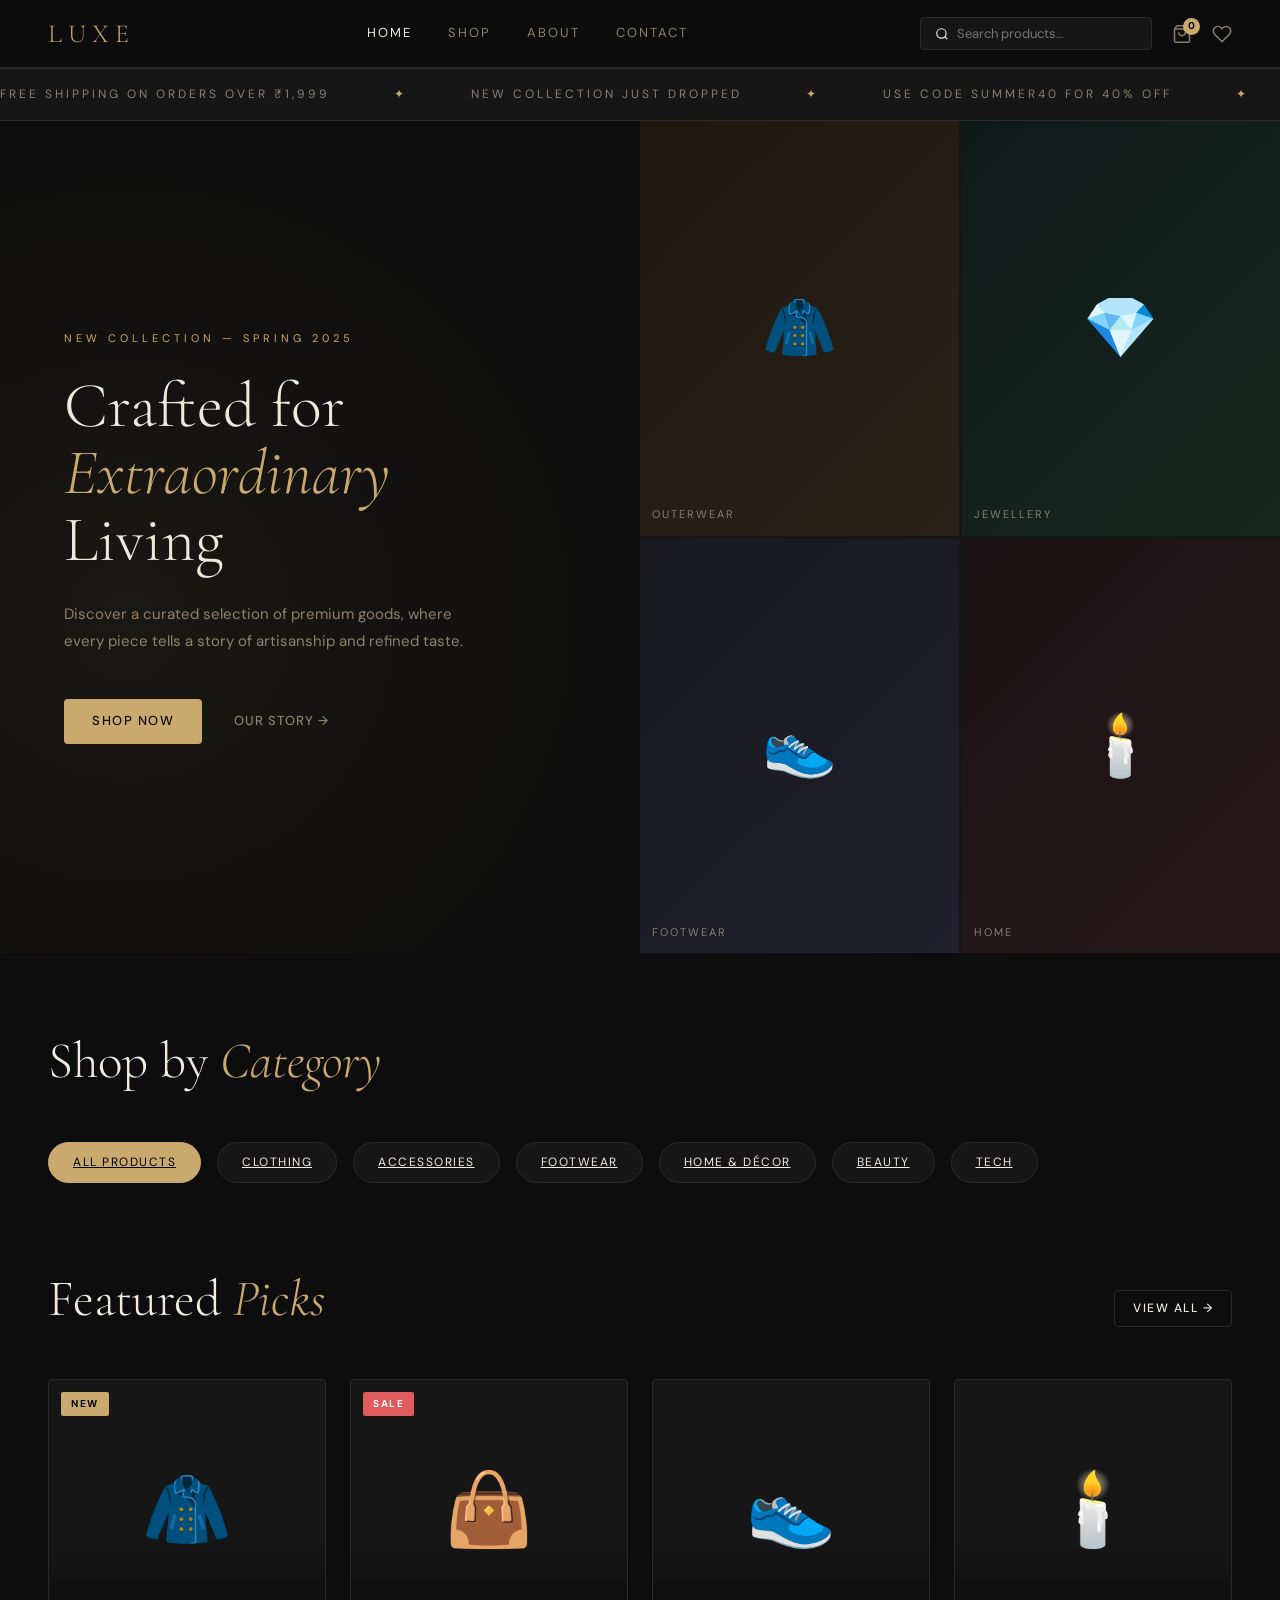
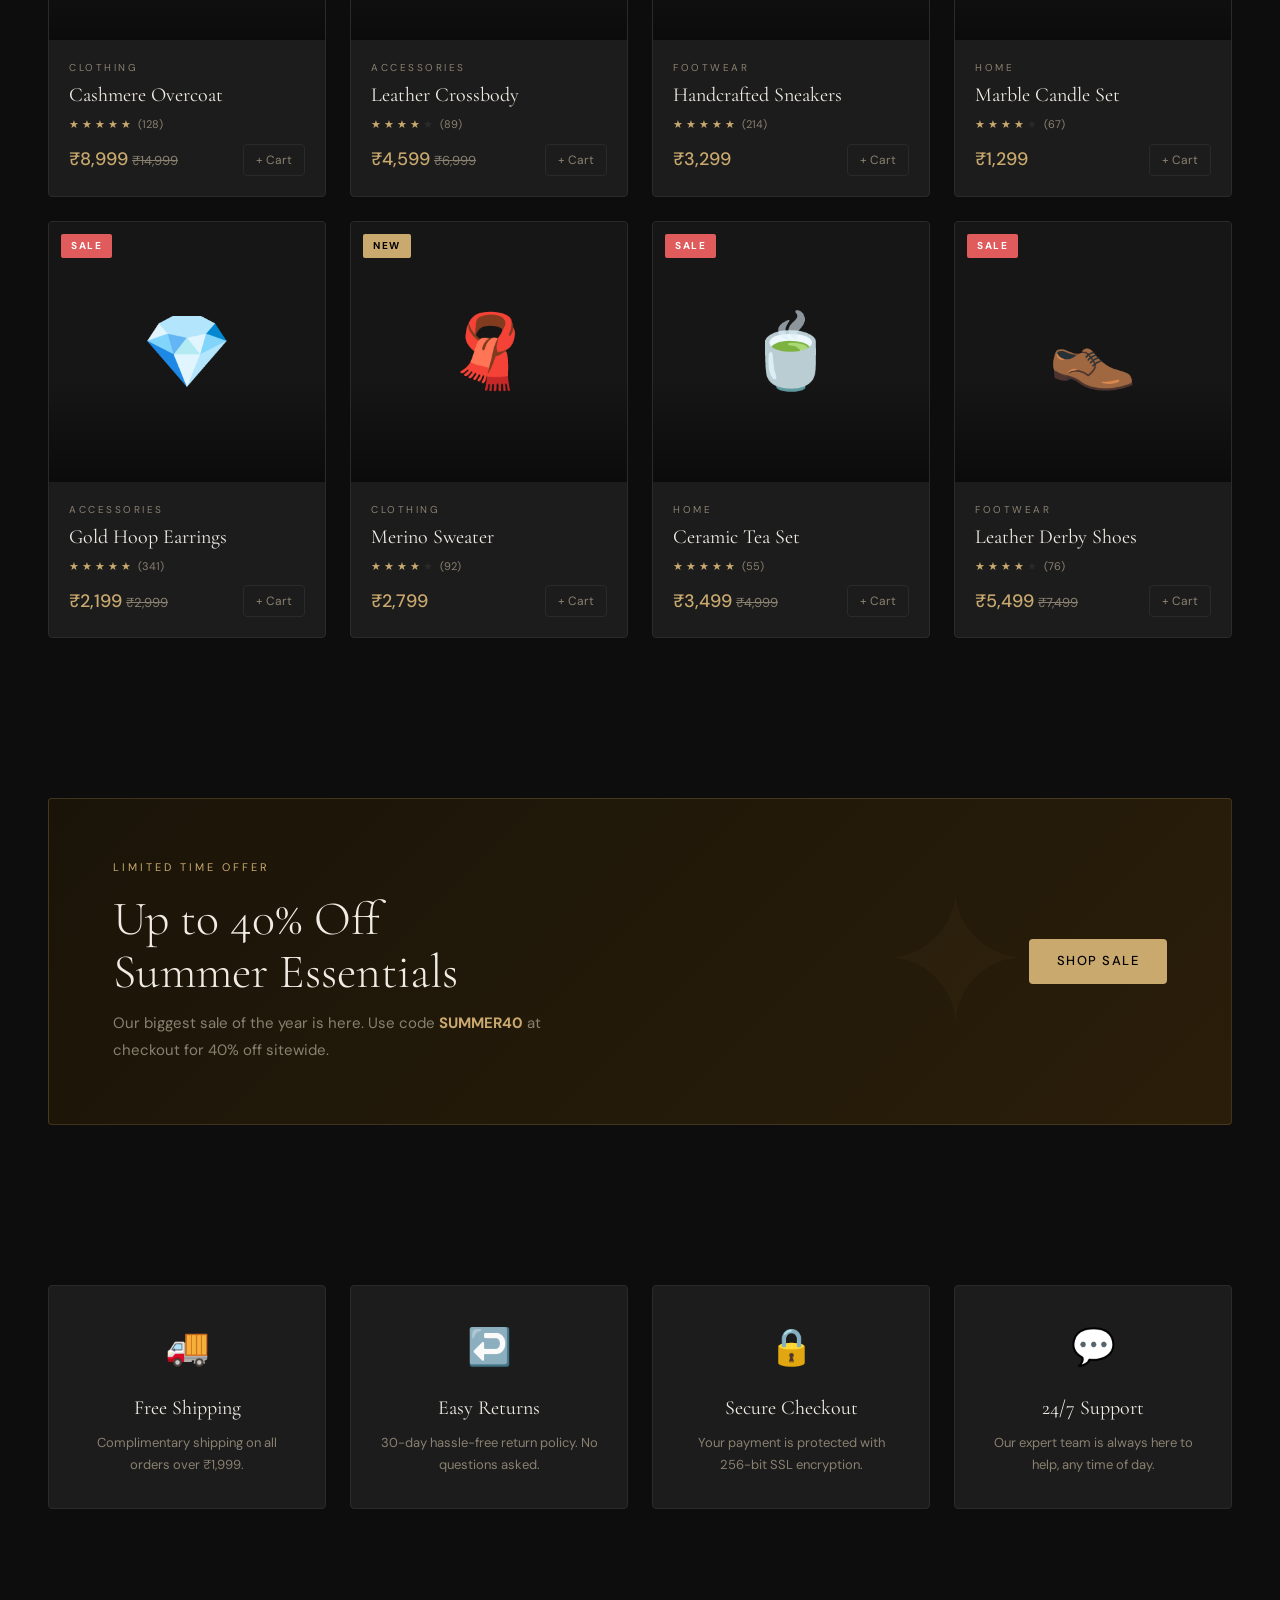
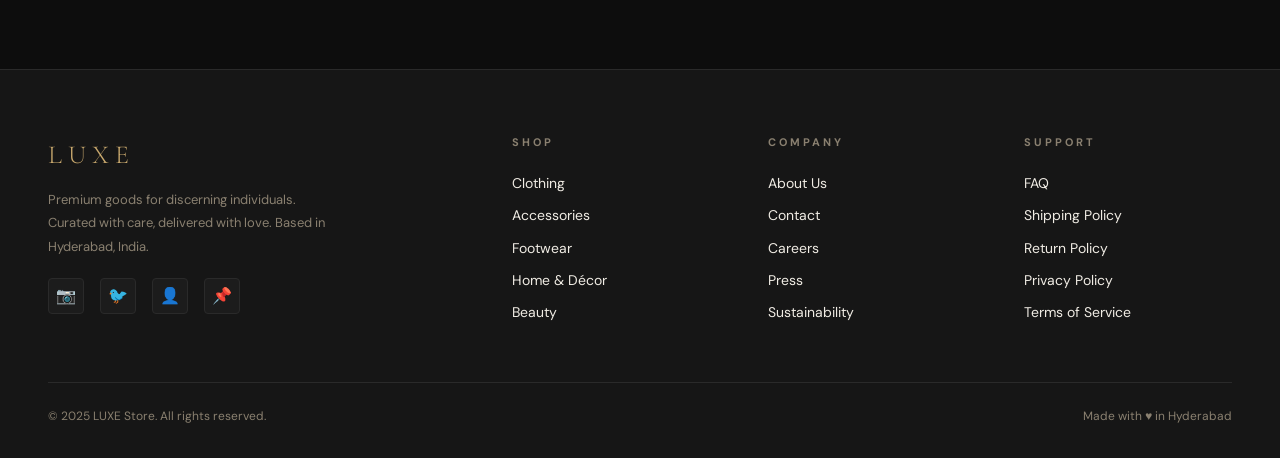
<file: index.html>
<!DOCTYPE html>
<html lang="en">
<head>
  <!-- Google Tag Manager -->
<script>(function(w,d,s,l,i){w[l]=w[l]||[];w[l].push({'gtm.start':
new Date().getTime(),event:'gtm.js'});var f=d.getElementsByTagName(s)[0],
j=d.createElement(s),dl=l!='dataLayer'?'&l='+l:'';j.async=true;j.src=
'https://www.googletagmanager.com/gtm.js?id='+i+dl;f.parentNode.insertBefore(j,f);
})(window,document,'script','dataLayer','GTM-54VDJV84');</script>
<!-- End Google Tag Manager -->
  <!-- Google tag (gtag.js) -->
<script async src="https://www.googletagmanager.com/gtag/js?id=G-DDGRXFZ569"></script>
<script>
  window.dataLayer = window.dataLayer || [];
  function gtag(){dataLayer.push(arguments);}
  gtag('js', new Date());

  gtag('config', 'G-DDGRXFZ569');
</script>
  <meta charset="UTF-8"/>
  <meta name="viewport" content="width=device-width, initial-scale=1.0"/>
  <title>LUXE — Premium Store</title>
  <link rel="stylesheet" href="shared.css"/>
  <style>
    /* ── HERO ── */
    .hero {
      height: calc(100vh - 68px);
      display: grid; grid-template-columns: 1fr 1fr; overflow: hidden;
    }
    .hero-content {
      display: flex; flex-direction: column; justify-content: center;
      padding: 80px 64px; position: relative;
    }
    .hero-content::before {
      content:''; position:absolute; inset:0;
      background: radial-gradient(ellipse at 20% 60%, rgba(201,169,110,0.07) 0%, transparent 70%);
      pointer-events:none;
    }
    .hero-eyebrow { font-size:11px; letter-spacing:4px; text-transform:uppercase; color:var(--accent); margin-bottom:24px; }
    .hero-title { font-family:var(--font-display); font-size:clamp(52px,5vw,82px); font-weight:300; line-height:1.05; margin-bottom:28px; }
    .hero-title em { font-style:italic; color:var(--accent); }
    .hero-subtitle { font-size:15px; color:var(--muted); max-width:400px; line-height:1.8; margin-bottom:44px; }
    .hero-actions { display:flex; gap:16px; align-items:center; }
    .hero-visual { position:relative; overflow:hidden; background:var(--surface); }
    .hero-visual-grid { display:grid; grid-template-columns:1fr 1fr; grid-template-rows:1fr 1fr; height:100%; gap:3px; }
    .hero-img {
      background:var(--card); display:flex; align-items:center; justify-content:center;
      font-size:60px; transition:transform 0.6s ease; position:relative; overflow:hidden;
    }
    .hero-img:hover { transform:scale(1.04); }
    .hero-img:nth-child(1) { background:linear-gradient(135deg,#1e1810,#2c2218); }
    .hero-img:nth-child(2) { background:linear-gradient(135deg,#0f1a18,#162820); }
    .hero-img:nth-child(3) { background:linear-gradient(135deg,#18181e,#20202e); }
    .hero-img:nth-child(4) { background:linear-gradient(135deg,#1a1214,#28181c); }
    .hero-img-label { position:absolute; bottom:12px; left:12px; font-size:11px; letter-spacing:2px; color:var(--muted); text-transform:uppercase; }

    section { padding: 80px 48px; }

    /* ── PROMO BANNER ── */
    .promo-banner {
      background:linear-gradient(135deg,#1a1408,#2a1e0a);
      border:1px solid rgba(201,169,110,0.2); border-radius:var(--radius);
      padding:60px 64px; display:grid; grid-template-columns:1fr auto;
      align-items:center; gap:40px; position:relative; overflow:hidden;
    }
    .promo-banner::before { content:'✦'; position:absolute; right:200px; top:50%; transform:translateY(-50%); font-size:180px; color:rgba(201,169,110,0.04); pointer-events:none; }
    .promo-tag { font-size:11px; letter-spacing:3px; color:var(--accent); text-transform:uppercase; margin-bottom:16px; }
    .promo-title { font-family:var(--font-display); font-size:48px; font-weight:300; line-height:1.1; margin-bottom:12px; }
    .promo-sub { color:var(--muted); max-width:440px; line-height:1.8; }

    /* ── FEATURES ── */
    .features-grid { display:grid; grid-template-columns:repeat(4,1fr); gap:24px; }
    .feature-card { padding:32px 28px; background:var(--card); border:1px solid var(--border); border-radius:var(--radius); text-align:center; transition:var(--transition); }
    .feature-card:hover { border-color:var(--accent); transform:translateY(-3px); }
    .feature-icon { font-size:36px; margin-bottom:16px; }
    .feature-title { font-family:var(--font-display); font-size:20px; font-weight:400; margin-bottom:8px; }
    .feature-desc { font-size:13px; color:var(--muted); line-height:1.7; }

    /* ── MARQUEE ── */
    .marquee-wrap { overflow:hidden; border-top:1px solid var(--border); border-bottom:1px solid var(--border); padding:16px 0; background:var(--surface); }
    .marquee-track { display:flex; gap:64px; animation:marquee 20s linear infinite; white-space:nowrap; }
    .marquee-track span { font-size:12px; letter-spacing:3px; text-transform:uppercase; color:var(--muted); }
    .marquee-track .dot { color:var(--accent); }
    @keyframes marquee { from{transform:translateX(0)} to{transform:translateX(-50%)} }

    @media(max-width:900px) {
      .hero { grid-template-columns:1fr; }
      .hero-visual { display:none; }
      .hero-content { padding:60px 24px; }
      section { padding:56px 24px; }
      .features-grid { grid-template-columns:repeat(2,1fr); }
      .promo-banner { grid-template-columns:1fr; padding:40px 28px; }
    }
  </style>
</head>
<body>
  <!-- Google Tag Manager (noscript) -->
<noscript><iframe src="https://www.googletagmanager.com/ns.html?id=GTM-54VDJV84"
height="0" width="0" style="display:none;visibility:hidden"></iframe></noscript>
<!-- End Google Tag Manager (noscript) -->

<div id="nav-root"></div>

<!-- MARQUEE -->
<div class="marquee-wrap">
  <div class="marquee-track">
    <span>Free Shipping on Orders Over ₹1,999</span><span class="dot">✦</span>
    <span>New Collection Just Dropped</span><span class="dot">✦</span>
    <span>Use Code SUMMER40 for 40% Off</span><span class="dot">✦</span>
    <span>Handcrafted with Love</span><span class="dot">✦</span>
    <span>30-Day Returns</span><span class="dot">✦</span>
    <span>Free Shipping on Orders Over ₹1,999</span><span class="dot">✦</span>
    <span>New Collection Just Dropped</span><span class="dot">✦</span>
    <span>Use Code SUMMER40 for 40% Off</span><span class="dot">✦</span>
    <span>Handcrafted with Love</span><span class="dot">✦</span>
    <span>30-Day Returns</span><span class="dot">✦</span>
  </div>
</div>

<!-- HERO -->
<div class="hero">
  <div class="hero-content">
    <div class="hero-eyebrow">New Collection — Spring 2025</div>
    <h1 class="hero-title">Crafted for<br/><em>Extraordinary</em><br/>Living</h1>
    <p class="hero-subtitle">Discover a curated selection of premium goods, where every piece tells a story of artisanship and refined taste.</p>
    <div class="hero-actions">
      <a class="btn btn-primary" href="shop.html">Shop Now</a>
      <a class="btn btn-ghost" href="about.html">Our Story →</a>
    </div>
  </div>
  <div class="hero-visual">
    <div class="hero-visual-grid">
      <div class="hero-img">🧥<span class="hero-img-label">Outerwear</span></div>
      <div class="hero-img">💎<span class="hero-img-label">Jewellery</span></div>
      <div class="hero-img">👟<span class="hero-img-label">Footwear</span></div>
      <div class="hero-img">🕯️<span class="hero-img-label">Home</span></div>
    </div>
  </div>
</div>

<!-- CATEGORIES -->
<section style="padding-bottom:0">
  <div class="section-header">
    <h2 class="section-title">Shop by <span>Category</span></h2>
  </div>
  <div class="categories-strip">
    <a class="category-chip active" href="shop.html">All Products</a>
    <a class="category-chip" href="shop.html?cat=clothing">Clothing</a>
    <a class="category-chip" href="shop.html?cat=accessories">Accessories</a>
    <a class="category-chip" href="shop.html?cat=footwear">Footwear</a>
    <a class="category-chip" href="shop.html?cat=home">Home & Décor</a>
    <a class="category-chip" href="shop.html?cat=beauty">Beauty</a>
    <a class="category-chip" href="shop.html?cat=tech">Tech</a>
  </div>
</section>

<!-- FEATURED PRODUCTS -->
<section>
  <div class="section-header">
    <h2 class="section-title">Featured <span>Picks</span></h2>
    <a class="btn btn-outline btn-sm" href="shop.html">View All →</a>
  </div>
  <div class="products-grid" id="featuredGrid"></div>
</section>

<!-- PROMO BANNER -->
<section>
  <div class="promo-banner">
    <div>
      <div class="promo-tag">Limited Time Offer</div>
      <h2 class="promo-title">Up to 40% Off<br/>Summer Essentials</h2>
      <p class="promo-sub">Our biggest sale of the year is here. Use code <strong style="color:var(--accent)">SUMMER40</strong> at checkout for 40% off sitewide.</p>
    </div>
    <a class="btn btn-primary" href="shop.html">Shop Sale</a>
  </div>
</section>

<!-- FEATURES -->
<section>
  <div class="features-grid">
    <div class="feature-card"><div class="feature-icon">🚚</div><div class="feature-title">Free Shipping</div><div class="feature-desc">Complimentary shipping on all orders over ₹1,999.</div></div>
    <div class="feature-card"><div class="feature-icon">↩️</div><div class="feature-title">Easy Returns</div><div class="feature-desc">30-day hassle-free return policy. No questions asked.</div></div>
    <div class="feature-card"><div class="feature-icon">🔒</div><div class="feature-title">Secure Checkout</div><div class="feature-desc">Your payment is protected with 256-bit SSL encryption.</div></div>
    <div class="feature-card"><div class="feature-icon">💬</div><div class="feature-title">24/7 Support</div><div class="feature-desc">Our expert team is always here to help, any time of day.</div></div>
  </div>
</section>

<div id="footer-root"></div>
<div class="toast" id="toast"><span id="toastMsg">Done!</span></div>

<script src="shared.js"></script>
<script>
  document.getElementById('nav-root').innerHTML = renderNav('home');
  document.getElementById('footer-root').innerHTML = renderFooter();
  document.getElementById('featuredGrid').innerHTML = PRODUCTS.slice(0,8).map(productCardHTML).join('');
</script>
</body>
</html>
</file>
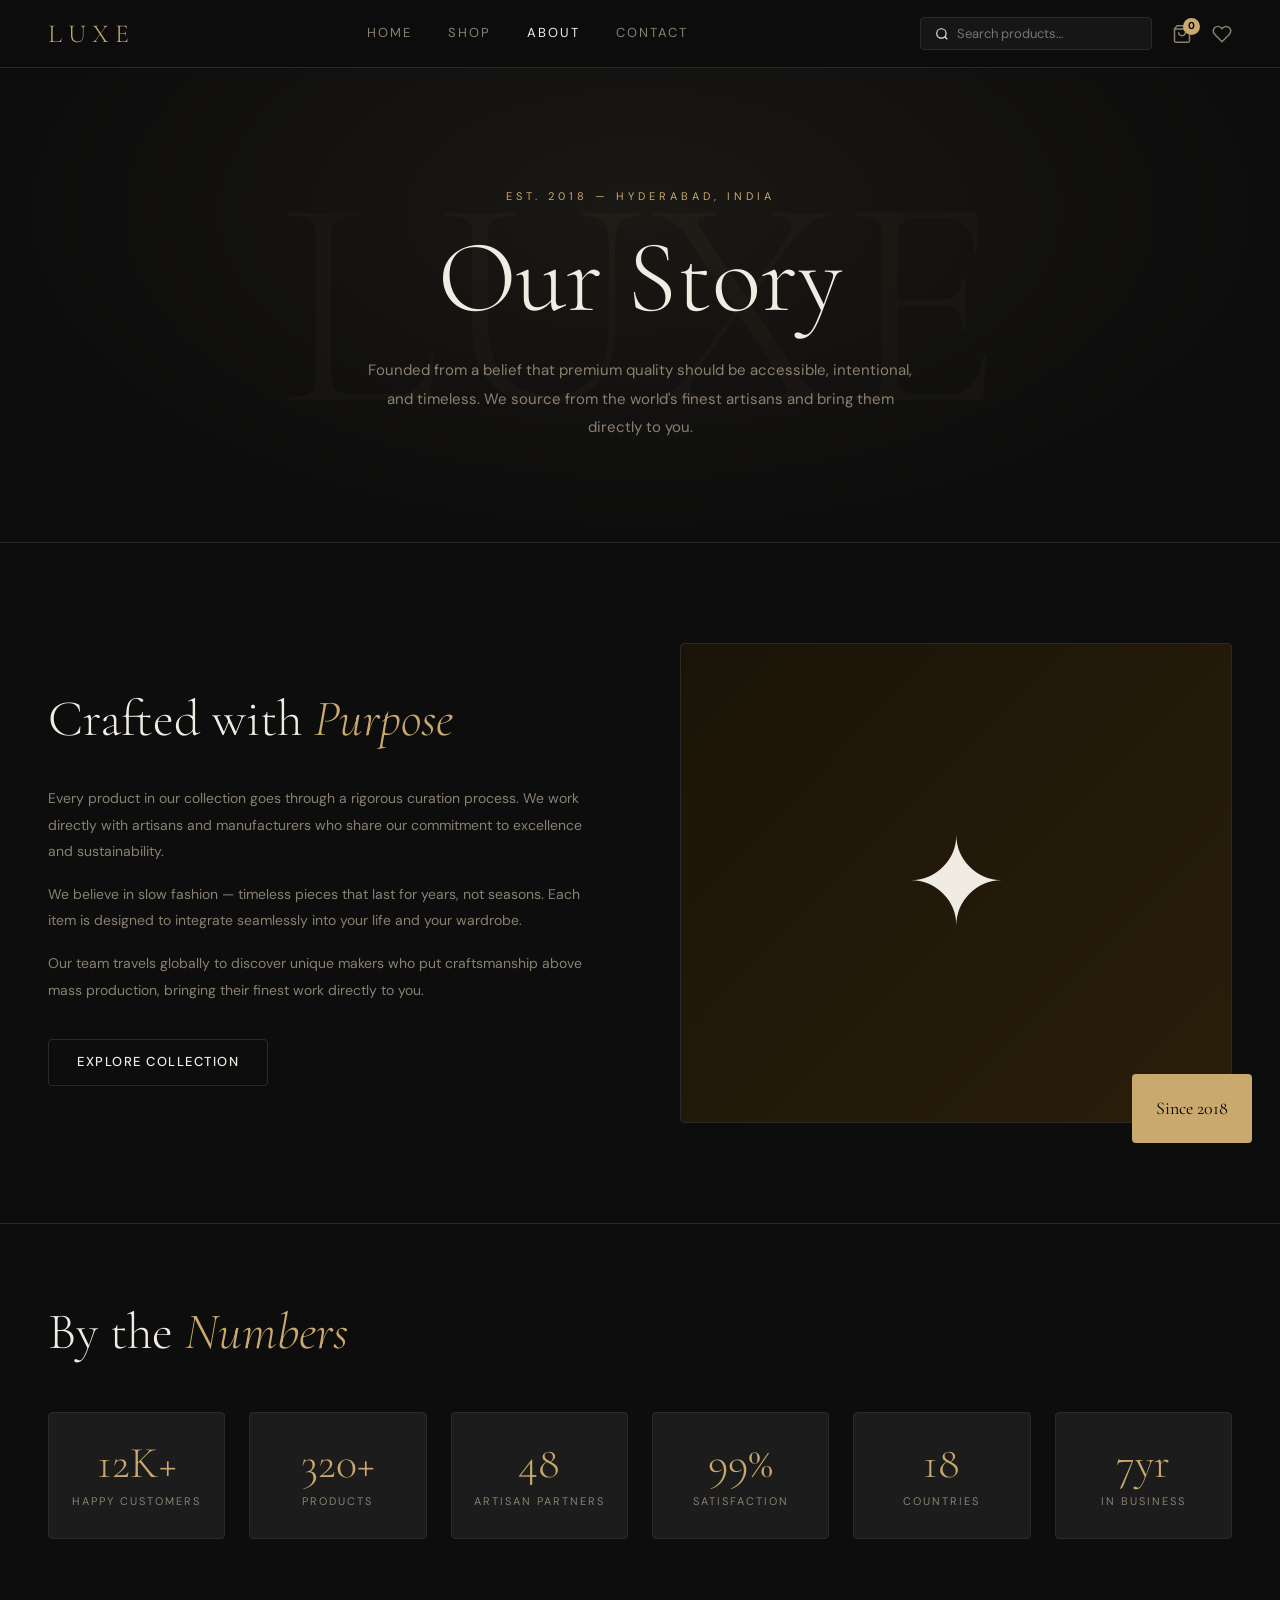
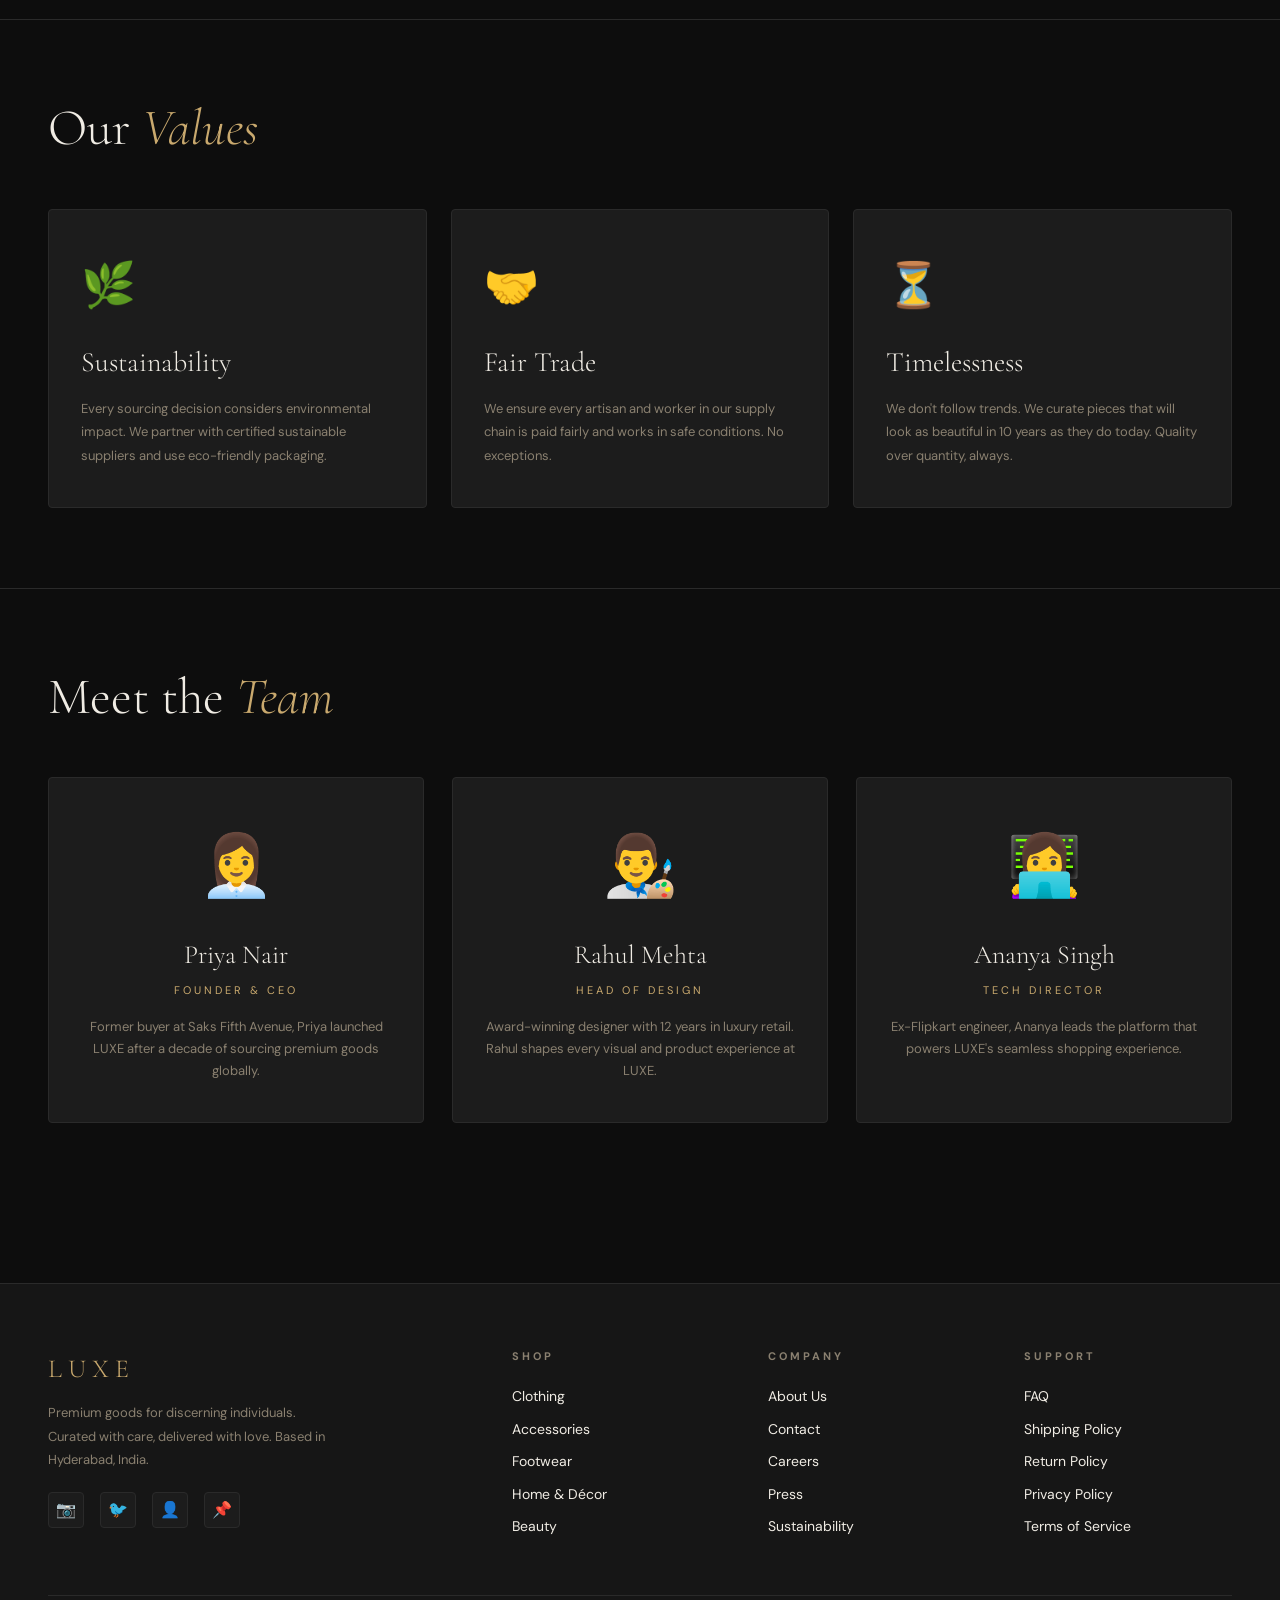
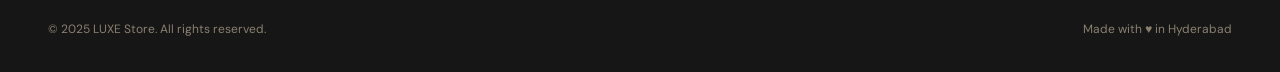
<file: about.html>
<!DOCTYPE html>
<html lang="en">
<head>
  <!-- Google Tag Manager -->
<script>(function(w,d,s,l,i){w[l]=w[l]||[];w[l].push({'gtm.start':
new Date().getTime(),event:'gtm.js'});var f=d.getElementsByTagName(s)[0],
j=d.createElement(s),dl=l!='dataLayer'?'&l='+l:'';j.async=true;j.src=
'https://www.googletagmanager.com/gtm.js?id='+i+dl;f.parentNode.insertBefore(j,f);
})(window,document,'script','dataLayer','GTM-54VDJV84');</script>
<!-- End Google Tag Manager -->
  <!-- Google tag (gtag.js) -->
<script async src="https://www.googletagmanager.com/gtag/js?id=G-DDGRXFZ569"></script>
<script>
  window.dataLayer = window.dataLayer || [];
  function gtag(){dataLayer.push(arguments);}
  gtag('js', new Date());

  gtag('config', 'G-DDGRXFZ569');
</script>
  <meta charset="UTF-8"/>
  <meta name="viewport" content="width=device-width, initial-scale=1.0"/>
  <title>About — LUXE</title>
  <link rel="stylesheet" href="shared.css"/>
  <style>
    .about-hero {
      padding: 120px 48px 100px; text-align:center;
      background: radial-gradient(ellipse at 50% 30%, rgba(201,169,110,0.07) 0%, transparent 70%);
      border-bottom: 1px solid var(--border); position:relative; overflow:hidden;
    }
    .about-hero::before { content:'LUXE'; position:absolute; font-family:var(--font-display); font-size:300px; font-weight:300; color:rgba(201,169,110,0.03); top:50%; left:50%; transform:translate(-50%,-50%); pointer-events:none; white-space:nowrap; }
    .hero-eyebrow { font-size:11px; letter-spacing:4px; color:var(--accent); text-transform:uppercase; margin-bottom:20px; }
    .about-title { font-family:var(--font-display); font-size:clamp(48px,8vw,110px); font-weight:300; margin-bottom:28px; line-height:1; }
    .about-sub { color:var(--muted); max-width:560px; margin:0 auto; line-height:1.9; font-size:15px; }

    .about-grid { display:grid; grid-template-columns:1fr 1fr; gap:80px; padding:100px 48px; align-items:center; border-bottom:1px solid var(--border); }
    .about-text h2 { font-family:var(--font-display); font-size:clamp(32px,4vw,52px); font-weight:300; margin-bottom:24px; }
    .about-text h2 em { font-style:italic; color:var(--accent); }
    .about-text p { color:var(--muted); line-height:1.9; margin-bottom:16px; font-size:14px; }
    .about-img-block { position:relative; }
    .about-visual {
      height:480px; background:var(--card); border:1px solid var(--border); border-radius:var(--radius);
      display:flex; align-items:center; justify-content:center; font-size:120px;
      background:linear-gradient(135deg, #1a1408, #2a1e0a);
    }
    .about-visual-tag { position:absolute; bottom:-20px; right:-20px; background:var(--accent); color:#000; padding:20px 24px; border-radius:var(--radius); font-family:var(--font-display); font-size:18px; font-weight:400; }

    .stats-section { padding:80px 48px; border-bottom:1px solid var(--border); }
    .stats-grid { display:grid; grid-template-columns:repeat(6,1fr); gap:24px; }
    .stat-card { padding:28px 20px; background:var(--card); border:1px solid var(--border); border-radius:var(--radius); text-align:center; transition:var(--transition); }
    .stat-card:hover { border-color:var(--accent); transform:translateY(-3px); }
    .stat-number { font-family:var(--font-display); font-size:44px; font-weight:300; color:var(--accent); line-height:1; }
    .stat-label { font-size:11px; letter-spacing:2px; color:var(--muted); text-transform:uppercase; margin-top:8px; }

    .values-section { padding:80px 48px; border-bottom:1px solid var(--border); }
    .values-grid { display:grid; grid-template-columns:repeat(3,1fr); gap:24px; }
    .value-card { padding:40px 32px; background:var(--card); border:1px solid var(--border); border-radius:var(--radius); transition:var(--transition); }
    .value-card:hover { border-color:var(--accent); }
    .value-icon { font-size:44px; margin-bottom:20px; }
    .value-title { font-family:var(--font-display); font-size:28px; font-weight:300; margin-bottom:12px; }
    .value-desc { color:var(--muted); line-height:1.8; font-size:13px; }

    .team-section { padding:80px 48px; }
    .team-grid { display:grid; grid-template-columns:repeat(3,1fr); gap:28px; }
    .team-card { background:var(--card); border:1px solid var(--border); border-radius:var(--radius); padding:40px 28px; text-align:center; transition:var(--transition); }
    .team-card:hover { border-color:var(--accent); transform:translateY(-4px); }
    .team-avatar { font-size:60px; margin-bottom:20px; }
    .team-name { font-family:var(--font-display); font-size:26px; font-weight:300; margin-bottom:6px; }
    .team-role { font-size:11px; letter-spacing:3px; color:var(--accent); text-transform:uppercase; margin-bottom:16px; }
    .team-bio { font-size:13px; color:var(--muted); line-height:1.7; }

    @media(max-width:900px) {
      .about-hero { padding:80px 24px; }
      .about-grid { grid-template-columns:1fr; padding:60px 24px; gap:40px; }
      .stats-section, .values-section, .team-section { padding:56px 24px; }
      .stats-grid { grid-template-columns:repeat(3,1fr); }
      .values-grid, .team-grid { grid-template-columns:1fr; }
    }
  </style>
</head>
<body>
  <!-- Google Tag Manager (noscript) -->
<noscript><iframe src="https://www.googletagmanager.com/ns.html?id=GTM-54VDJV84"
height="0" width="0" style="display:none;visibility:hidden"></iframe></noscript>
<!-- End Google Tag Manager (noscript) -->

<div id="nav-root"></div>

<!-- HERO -->
<div class="about-hero">
  <div class="hero-eyebrow">Est. 2018 — Hyderabad, India</div>
  <h1 class="about-title">Our Story</h1>
  <p class="about-sub">Founded from a belief that premium quality should be accessible, intentional, and timeless. We source from the world's finest artisans and bring them directly to you.</p>
</div>

<!-- STORY -->
<div class="about-grid">
  <div class="about-text">
    <h2>Crafted with <em>Purpose</em></h2>
    <p>Every product in our collection goes through a rigorous curation process. We work directly with artisans and manufacturers who share our commitment to excellence and sustainability.</p>
    <p>We believe in slow fashion — timeless pieces that last for years, not seasons. Each item is designed to integrate seamlessly into your life and your wardrobe.</p>
    <p>Our team travels globally to discover unique makers who put craftsmanship above mass production, bringing their finest work directly to you.</p>
    <a class="btn btn-outline" href="shop.html" style="margin-top:20px">Explore Collection</a>
  </div>
  <div class="about-img-block">
    <div class="about-visual">✦</div>
    <div class="about-visual-tag">Since 2018</div>
  </div>
</div>

<!-- STATS -->
<div class="stats-section">
  <div class="section-header">
    <h2 class="section-title">By the <span>Numbers</span></h2>
  </div>
  <div class="stats-grid">
    <div class="stat-card"><div class="stat-number">12K+</div><div class="stat-label">Happy Customers</div></div>
    <div class="stat-card"><div class="stat-number">320+</div><div class="stat-label">Products</div></div>
    <div class="stat-card"><div class="stat-number">48</div><div class="stat-label">Artisan Partners</div></div>
    <div class="stat-card"><div class="stat-number">99%</div><div class="stat-label">Satisfaction</div></div>
    <div class="stat-card"><div class="stat-number">18</div><div class="stat-label">Countries</div></div>
    <div class="stat-card"><div class="stat-number">7yr</div><div class="stat-label">In Business</div></div>
  </div>
</div>

<!-- VALUES -->
<div class="values-section">
  <div class="section-header"><h2 class="section-title">Our <span>Values</span></h2></div>
  <div class="values-grid">
    <div class="value-card">
      <div class="value-icon">🌿</div>
      <div class="value-title">Sustainability</div>
      <div class="value-desc">Every sourcing decision considers environmental impact. We partner with certified sustainable suppliers and use eco-friendly packaging.</div>
    </div>
    <div class="value-card">
      <div class="value-icon">🤝</div>
      <div class="value-title">Fair Trade</div>
      <div class="value-desc">We ensure every artisan and worker in our supply chain is paid fairly and works in safe conditions. No exceptions.</div>
    </div>
    <div class="value-card">
      <div class="value-icon">⏳</div>
      <div class="value-title">Timelessness</div>
      <div class="value-desc">We don't follow trends. We curate pieces that will look as beautiful in 10 years as they do today. Quality over quantity, always.</div>
    </div>
  </div>
</div>

<!-- TEAM -->
<div class="team-section">
  <div class="section-header"><h2 class="section-title">Meet the <span>Team</span></h2></div>
  <div class="team-grid">
    <div class="team-card">
      <div class="team-avatar">👩‍💼</div>
      <div class="team-name">Priya Nair</div>
      <div class="team-role">Founder & CEO</div>
      <div class="team-bio">Former buyer at Saks Fifth Avenue, Priya launched LUXE after a decade of sourcing premium goods globally.</div>
    </div>
    <div class="team-card">
      <div class="team-avatar">👨‍🎨</div>
      <div class="team-name">Rahul Mehta</div>
      <div class="team-role">Head of Design</div>
      <div class="team-bio">Award-winning designer with 12 years in luxury retail. Rahul shapes every visual and product experience at LUXE.</div>
    </div>
    <div class="team-card">
      <div class="team-avatar">👩‍💻</div>
      <div class="team-name">Ananya Singh</div>
      <div class="team-role">Tech Director</div>
      <div class="team-bio">Ex-Flipkart engineer, Ananya leads the platform that powers LUXE's seamless shopping experience.</div>
    </div>
  </div>
</div>

<div id="footer-root"></div>
<div class="toast" id="toast"><span id="toastMsg">Done!</span></div>

<script src="shared.js"></script>
<script>
  document.getElementById('nav-root').innerHTML = renderNav('about');
  document.getElementById('footer-root').innerHTML = renderFooter();
</script>
</body>
</html>
</file>
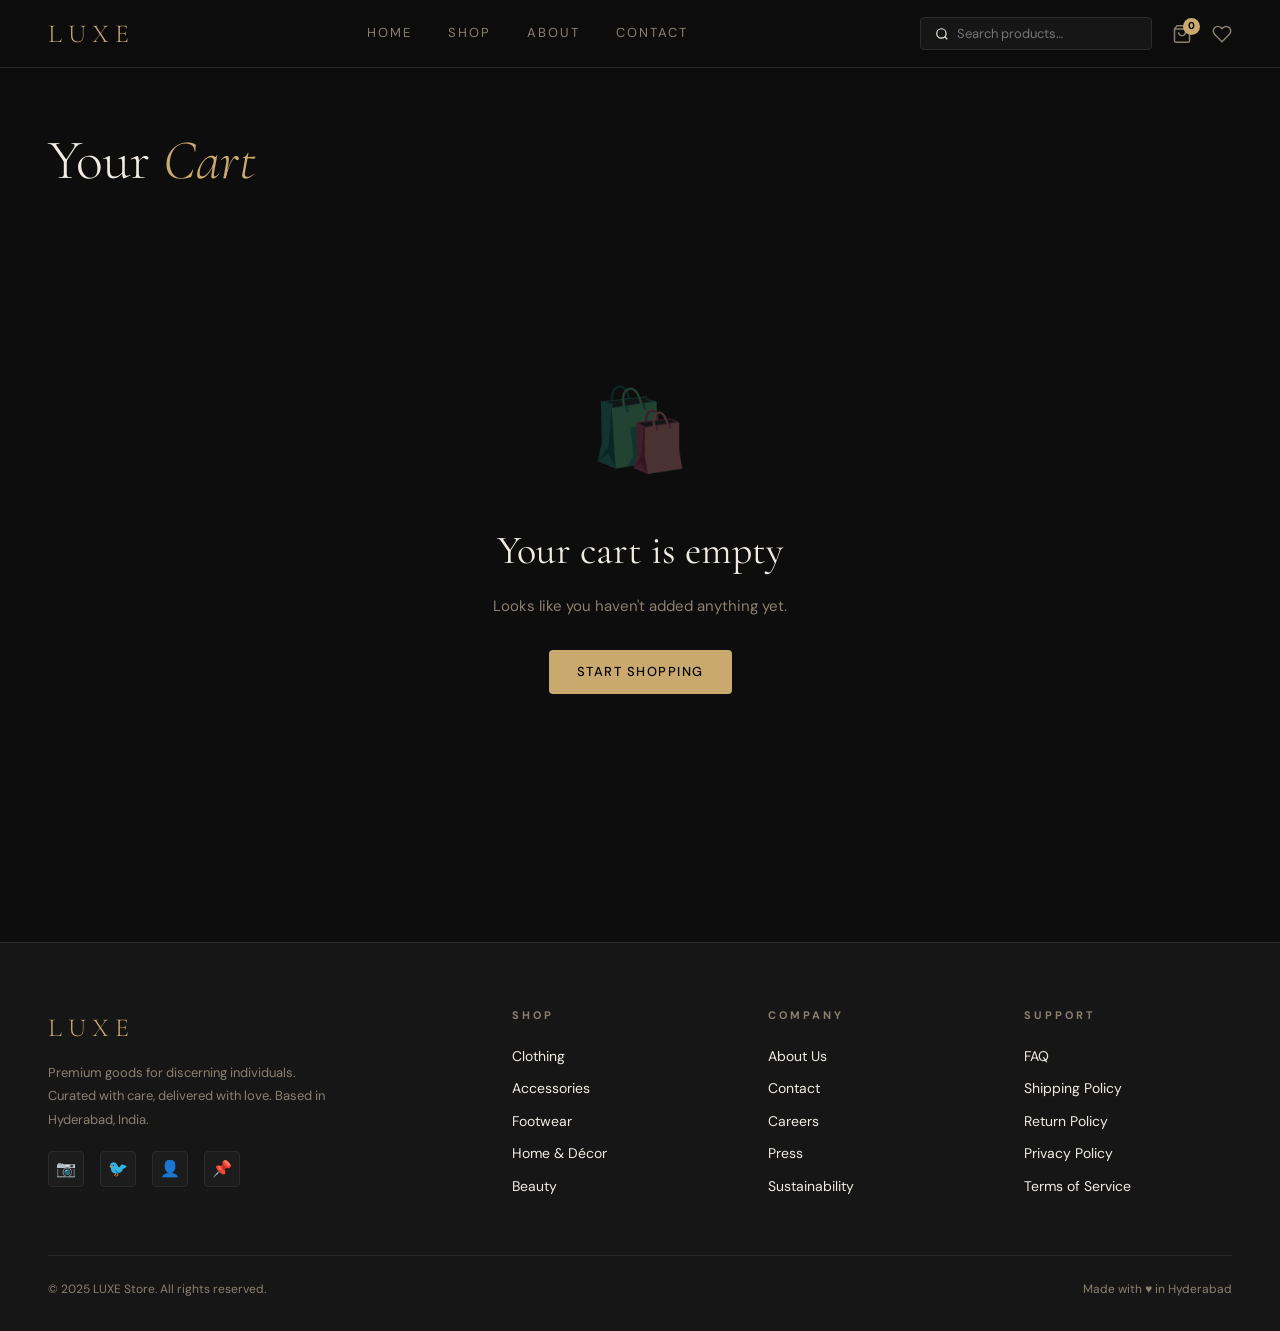
<file: cart.html>
<!DOCTYPE html>
<html lang="en">
<head>
  <!-- Google Tag Manager -->
<script>(function(w,d,s,l,i){w[l]=w[l]||[];w[l].push({'gtm.start':
new Date().getTime(),event:'gtm.js'});var f=d.getElementsByTagName(s)[0],
j=d.createElement(s),dl=l!='dataLayer'?'&l='+l:'';j.async=true;j.src=
'https://www.googletagmanager.com/gtm.js?id='+i+dl;f.parentNode.insertBefore(j,f);
})(window,document,'script','dataLayer','GTM-54VDJV84');</script>
<!-- End Google Tag Manager -->
  <!-- Google tag (gtag.js) -->
<script async src="https://www.googletagmanager.com/gtag/js?id=G-DDGRXFZ569"></script>
<script>
  window.dataLayer = window.dataLayer || [];
  function gtag(){dataLayer.push(arguments);}
  gtag('js', new Date());

  gtag('config', 'G-DDGRXFZ569');
</script>
  <meta charset="UTF-8"/>
  <meta name="viewport" content="width=device-width, initial-scale=1.0"/>
  <title>Cart — LUXE</title>
  <link rel="stylesheet" href="shared.css"/>
  <style>
    .cart-page { padding: 48px; }
    .cart-title { font-family:var(--font-display); font-size:clamp(36px,5vw,56px); font-weight:300; margin-bottom:40px; }
    .cart-title em { font-style:italic; color:var(--accent); }

    .cart-layout { display:grid; grid-template-columns:1fr 360px; gap:40px; align-items:start; }
    .cart-items { display:flex; flex-direction:column; gap:16px; }
    .cart-item {
      display:grid; grid-template-columns:90px 1fr auto;
      gap:20px; align-items:center;
      background:var(--card); border:1px solid var(--border);
      border-radius:var(--radius); padding:20px; transition:var(--transition);
    }
    .cart-item:hover { border-color:rgba(201,169,110,0.3); }
    .cart-item-img { width:90px; height:90px; background:var(--surface); border-radius:var(--radius); display:flex; align-items:center; justify-content:center; font-size:38px; }
    .cart-item-name { font-family:var(--font-display); font-size:20px; margin-bottom:4px; }
    .cart-item-variant { font-size:12px; color:var(--muted); letter-spacing:1px; margin-bottom:6px; }
    .cart-item-price { font-size:18px; color:var(--accent); font-weight:500; }
    .cart-item-controls { display:flex; align-items:center; gap:14px; margin-top:12px; flex-wrap:wrap; }
    .qty-ctrl { display:flex; align-items:center; border:1px solid var(--border); border-radius:var(--radius); overflow:hidden; }
    .qty-btn { background:var(--surface); border:none; color:var(--text); width:36px; height:36px; font-size:16px; cursor:pointer; transition:var(--transition); font-family:var(--font-body); }
    .qty-btn:hover { background:var(--accent); color:#000; }
    .qty-val { width:44px; height:36px; background:var(--card); border:none; border-left:1px solid var(--border); border-right:1px solid var(--border); color:var(--text); font-family:var(--font-body); font-size:14px; text-align:center; outline:none; }
    .cart-remove { background:none; border:none; color:var(--danger); cursor:pointer; font-size:12px; letter-spacing:1px; text-transform:uppercase; padding:0; transition:var(--transition); font-family:var(--font-body); }
    .cart-remove:hover { opacity:0.7; }
    .item-subtotal { font-size:13px; color:var(--muted); white-space:nowrap; }

    .cart-summary { background:var(--card); border:1px solid var(--border); border-radius:var(--radius); padding:32px; position:sticky; top:88px; }
    .summary-title { font-family:var(--font-display); font-size:26px; font-weight:400; margin-bottom:28px; }
    .coupon-row { display:flex; gap:10px; margin-bottom:20px; }
    .coupon-input { flex:1; background:var(--surface); border:1px solid var(--border); border-radius:var(--radius); padding:10px 14px; color:var(--text); font-family:var(--font-body); font-size:13px; outline:none; transition:var(--transition); }
    .coupon-input:focus { border-color:var(--accent); }
    .summary-row { display:flex; justify-content:space-between; padding:10px 0; font-size:14px; border-bottom:1px solid var(--border); }
    .summary-row:last-of-type { border-bottom:none; }
    .summary-row.total { font-size:18px; font-weight:500; padding-top:20px; margin-top:8px; border-top:1px solid var(--border); border-bottom:none; }
    .summary-row.total .val { color:var(--accent); font-size:22px; }
    .summary-row .free { color:var(--success); }

    .empty-cart { text-align:center; padding:120px 40px; }
    .empty-icon { font-size:80px; margin-bottom:24px; opacity:0.25; }
    .empty-title { font-family:var(--font-display); font-size:40px; margin-bottom:12px; }
    .empty-sub { color:var(--muted); margin-bottom:32px; }

    @media(max-width:900px) {
      .cart-page { padding:24px; }
      .cart-layout { grid-template-columns:1fr; }
      .cart-summary { position:static; }
      .cart-item { grid-template-columns:70px 1fr; }
    }
  </style>
</head>
<body>
  <!-- Google Tag Manager (noscript) -->
<noscript><iframe src="https://www.googletagmanager.com/ns.html?id=GTM-54VDJV84"
height="0" width="0" style="display:none;visibility:hidden"></iframe></noscript>
<!-- End Google Tag Manager (noscript) -->

<div id="nav-root"></div>

<div class="cart-page">
  <h1 class="cart-title">Your <em>Cart</em></h1>
  <div id="cartRoot"></div>
</div>

<div id="footer-root"></div>
<div class="toast" id="toast"><span id="toastMsg">Done!</span></div>

<script src="shared.js"></script>
<script>
  document.getElementById('nav-root').innerHTML = renderNav('');
  document.getElementById('footer-root').innerHTML = renderFooter();

  function renderPage() {
    const cart = getCart();
    const root = document.getElementById('cartRoot');

    if (cart.length === 0) {
      root.innerHTML = `
        <div class="empty-cart">
          <div class="empty-icon">🛍️</div>
          <div class="empty-title">Your cart is empty</div>
          <div class="empty-sub">Looks like you haven't added anything yet.</div>
          <a class="btn btn-primary" href="shop.html">Start Shopping</a>
        </div>`;
      return;
    }

    const subtotal = getCartTotal();
    const tax = Math.round(subtotal * 0.18);
    const total = subtotal + tax;
    const itemCount = cart.reduce((s,i) => s+i.qty, 0);

    root.innerHTML = `
      <div class="cart-layout">
        <div class="cart-items" id="cartItems"></div>
        <div class="cart-summary">
          <div class="summary-title">Order Summary</div>
          <div class="coupon-row">
            <input type="text" class="coupon-input" id="couponInput" placeholder="Coupon code…"/>
            <button class="btn btn-outline btn-sm" onclick="applyCoupon()">Apply</button>
          </div>
          <div class="summary-row"><span>Subtotal (${itemCount} item${itemCount!==1?'s':''})</span><span>₹${subtotal.toLocaleString('en-IN')}</span></div>
          <div class="summary-row"><span>Shipping</span><span class="free">Free</span></div>
          <div class="summary-row"><span>GST (18%)</span><span>₹${tax.toLocaleString('en-IN')}</span></div>
          <div class="summary-row total"><span>Total</span><span class="val">₹${total.toLocaleString('en-IN')}</span></div>
          <a class="btn btn-primary" href="checkout.html" style="width:100%;justify-content:center;margin-top:24px;padding:16px">Checkout →</a>
          <a class="btn btn-ghost" href="shop.html" style="width:100%;justify-content:center;margin-top:10px">← Continue Shopping</a>
        </div>
      </div>`;

    document.getElementById('cartItems').innerHTML = cart.map(item => `
      <div class="cart-item" id="item-${item.key}">
        <div class="cart-item-img">${item.emoji}</div>
        <div>
          <a class="cart-item-name" href="product.html?id=${item.id}" style="text-decoration:none;color:var(--text)">${item.name}</a>
          <div class="cart-item-variant">${[item.size, item.color].filter(Boolean).join(' · ') || 'Default'}</div>
          <div class="cart-item-price">₹${(item.price * item.qty).toLocaleString('en-IN')}</div>
          <div class="cart-item-controls">
            <div class="qty-ctrl">
              <button class="qty-btn" onclick="changeQty('${item.key}',-1)">−</button>
              <input type="number" class="qty-val" value="${item.qty}" readonly/>
              <button class="qty-btn" onclick="changeQty('${item.key}',1)">+</button>
            </div>
            <button class="cart-remove" onclick="removeItem('${item.key}')">✕ Remove</button>
          </div>
        </div>
        <div class="item-subtotal">₹${item.price.toLocaleString('en-IN')} each</div>
      </div>`).join('');
  }

  function removeItem(key) {
    let cart = getCart();
    cart = cart.filter(i => i.key !== key);
    saveCart(cart);
    renderPage();
    showToast('Item removed from cart');
  }

  function changeQty(key, delta) {
    let cart = getCart();
    const item = cart.find(i => i.key === key);
    if (item) {
      item.qty += delta;
      if (item.qty <= 0) cart = cart.filter(i => i.key !== key);
    }
    saveCart(cart);
    renderPage();
  }

  function applyCoupon() {
    const code = document.getElementById('couponInput')?.value?.trim().toUpperCase();
    if (code === 'SUMMER40') showToast('🎉 40% discount applied!');
    else showToast('Invalid coupon code');
  }

  renderPage();
</script>
</body>
</html>
</file>
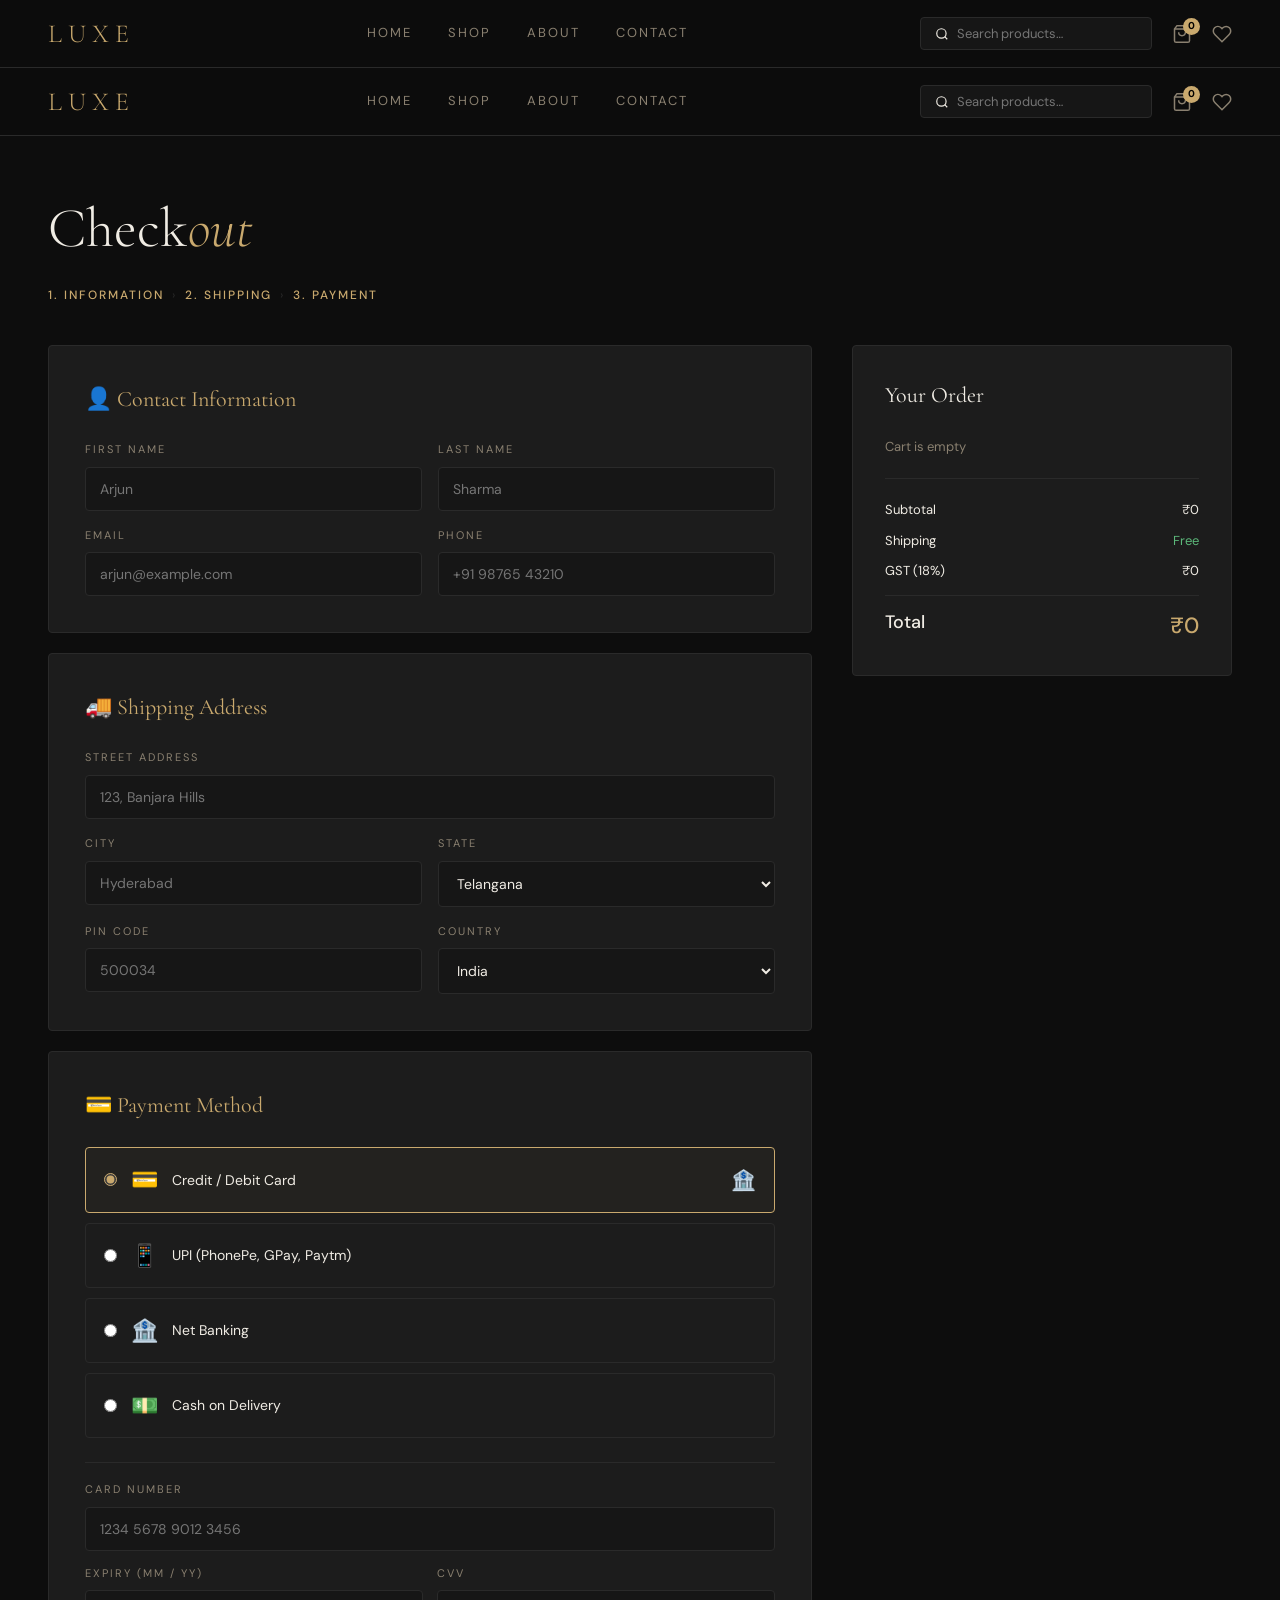
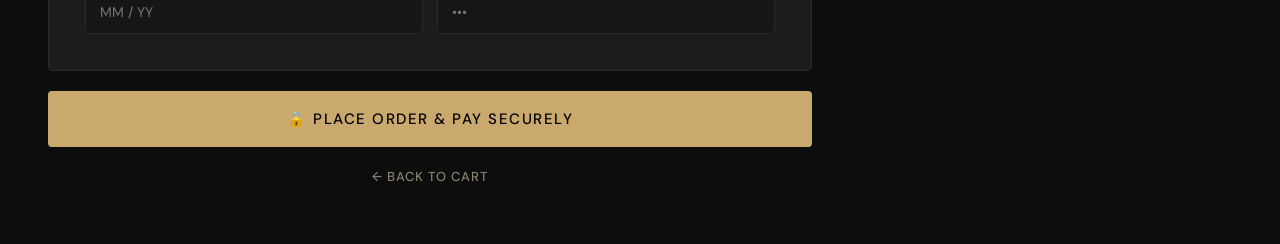
<file: checkout.html>
<!DOCTYPE html>
<html lang="en">
<head>
  <!-- Google Tag Manager -->
<script>(function(w,d,s,l,i){w[l]=w[l]||[];w[l].push({'gtm.start':
new Date().getTime(),event:'gtm.js'});var f=d.getElementsByTagName(s)[0],
j=d.createElement(s),dl=l!='dataLayer'?'&l='+l:'';j.async=true;j.src=
'https://www.googletagmanager.com/gtm.js?id='+i+dl;f.parentNode.insertBefore(j,f);
})(window,document,'script','dataLayer','GTM-54VDJV84');</script>
<!-- End Google Tag Manager -->
  <!-- Google tag (gtag.js) -->
<script async src="https://www.googletagmanager.com/gtag/js?id=G-DDGRXFZ569"></script>
<script>
  window.dataLayer = window.dataLayer || [];
  function gtag(){dataLayer.push(arguments);}
  gtag('js', new Date());

  gtag('config', 'G-DDGRXFZ569');
</script>
  <meta charset="UTF-8"/>
  <meta name="viewport" content="width=device-width, initial-scale=1.0"/>
  <title>Checkout — LUXE</title>
  <link rel="stylesheet" href="shared.css"/>
  <style>
    .checkout-page { padding: 48px; }
    .checkout-title { font-family:var(--font-display); font-size:clamp(36px,5vw,56px); font-weight:300; margin-bottom:12px; }
    .checkout-title em { font-style:italic; color:var(--accent); }
    .checkout-steps { display:flex; align-items:center; gap:8px; margin-bottom:40px; font-size:12px; letter-spacing:2px; text-transform:uppercase; }
    .step { color:var(--muted); }
    .step.active { color:var(--accent); font-weight:500; }
    .step-sep { color:var(--border); }

    .checkout-layout { display:grid; grid-template-columns:1fr 380px; gap:40px; align-items:start; }

    .form-block { background:var(--card); border:1px solid var(--border); border-radius:var(--radius); padding:36px; margin-bottom:20px; }
    .form-block-title { font-family:var(--font-display); font-size:22px; font-weight:400; margin-bottom:24px; color:var(--accent); display:flex; align-items:center; gap:10px; }
    .form-grid { display:grid; grid-template-columns:1fr 1fr; gap:16px; }
    .form-grid.full { grid-template-columns:1fr; }
    .form-field { display:flex; flex-direction:column; gap:8px; }
    .form-field label { font-size:11px; letter-spacing:2px; text-transform:uppercase; color:var(--muted); }
    .form-field input, .form-field select, .form-field textarea {
      background:var(--surface); border:1px solid var(--border);
      border-radius:var(--radius); padding:12px 14px;
      color:var(--text); font-family:var(--font-body); font-size:14px;
      outline:none; transition:var(--transition); width:100%;
    }
    .form-field input:focus, .form-field select:focus { border-color:var(--accent); }
    .form-field select option { background:var(--surface); }

    .payment-methods { display:flex; flex-direction:column; gap:10px; margin-bottom:24px; }
    .payment-method { display:flex; align-items:center; gap:14px; padding:14px 18px; border:1px solid var(--border); border-radius:var(--radius); cursor:pointer; transition:var(--transition); position:relative; }
    .payment-method:hover, .payment-method.selected { border-color:var(--accent); background:rgba(201,169,110,0.04); }
    .payment-method input[type="radio"] { accent-color:var(--accent); }
    .payment-icon { font-size:22px; }
    .payment-label { flex:1; font-size:14px; }
    .card-fields { display:grid; grid-template-columns:1fr 1fr; gap:14px; margin-top:18px; padding-top:18px; border-top:1px solid var(--border); }
    .card-fields .full { grid-column:span 2; }

    /* Order sidebar */
    .order-sidebar { position:sticky; top:88px; }
    .summary-card { background:var(--card); border:1px solid var(--border); border-radius:var(--radius); padding:32px; }
    .summary-card-title { font-family:var(--font-display); font-size:22px; font-weight:400; margin-bottom:24px; }
    .order-items { display:flex; flex-direction:column; gap:12px; margin-bottom:20px; max-height:300px; overflow-y:auto; padding-right:4px; }
    .order-items::-webkit-scrollbar { width:3px; }
    .order-items::-webkit-scrollbar-track { background:var(--surface); }
    .order-items::-webkit-scrollbar-thumb { background:var(--border); border-radius:3px; }
    .order-item-row { display:flex; align-items:center; gap:12px; }
    .order-item-emoji { width:44px; height:44px; background:var(--surface); border-radius:var(--radius); display:flex; align-items:center; justify-content:center; font-size:20px; flex-shrink:0; }
    .order-item-name { flex:1; font-family:var(--font-display); font-size:15px; line-height:1.3; }
    .order-item-qty { font-size:11px; color:var(--muted); }
    .order-item-price { color:var(--accent); font-weight:500; font-size:14px; white-space:nowrap; }
    .summary-divider { border:none; border-top:1px solid var(--border); margin:16px 0; }
    .summary-line { display:flex; justify-content:space-between; font-size:13px; padding:5px 0; }
    .summary-total { display:flex; justify-content:space-between; font-size:18px; font-weight:500; padding-top:12px; margin-top:8px; border-top:1px solid var(--border); }
    .summary-total .amount { color:var(--accent); font-size:22px; }

    /* Success overlay */
    .success-overlay { display:none; position:fixed; inset:0; z-index:9999; background:rgba(0,0,0,0.85); backdrop-filter:blur(8px); align-items:center; justify-content:center; }
    .success-overlay.show { display:flex; }
    .success-card { background:var(--card); border:1px solid var(--accent); border-radius:var(--radius); padding:60px 52px; text-align:center; max-width:480px; width:90%; }
    .success-icon { font-size:72px; margin-bottom:24px; }
    .success-title { font-family:var(--font-display); font-size:40px; font-weight:300; margin-bottom:10px; color:var(--accent); }
    .order-id { font-size:12px; letter-spacing:3px; color:var(--muted); margin-bottom:16px; }
    .success-msg { color:var(--muted); line-height:1.8; margin-bottom:32px; font-size:14px; }

    @media(max-width:900px) {
      .checkout-page { padding:24px; }
      .checkout-layout { grid-template-columns:1fr; }
      .order-sidebar { position:static; }
      .form-grid { grid-template-columns:1fr; }
      .card-fields { grid-template-columns:1fr; }
      .card-fields .full { grid-column:1; }
    }
  </style>
</head>
<body>
  <!-- Google Tag Manager (noscript) -->
<noscript><iframe src="https://www.googletagmanager.com/ns.html?id=GTM-54VDJV84"
height="0" width="0" style="display:none;visibility:hidden"></iframe></noscript>
<!-- End Google Tag Manager (noscript) -->

<div id="nav-root"></div>

<div class="checkout-page">
  <h1 class="checkout-title">Check<em>out</em></h1>
  <div class="checkout-steps">
    <span class="step active">1. Information</span>
    <span class="step-sep">›</span>
    <span class="step active">2. Shipping</span>
    <span class="step-sep">›</span>
    <span class="step active">3. Payment</span>
  </div>

  <div class="checkout-layout">
    <!-- LEFT: FORM -->
    <div>
      <!-- Contact -->
      <div class="form-block">
        <div class="form-block-title">👤 Contact Information</div>
        <div class="form-grid">
          <div class="form-field"><label>First Name</label><input type="text" placeholder="Arjun" id="fname"/></div>
          <div class="form-field"><label>Last Name</label><input type="text" placeholder="Sharma" id="lname"/></div>
          <div class="form-field"><label>Email</label><input type="email" placeholder="arjun@example.com" id="email"/></div>
          <div class="form-field"><label>Phone</label><input type="tel" placeholder="+91 98765 43210" id="phone"/></div>
        </div>
      </div>

      <!-- Shipping -->
      <div class="form-block">
        <div class="form-block-title">🚚 Shipping Address</div>
        <div class="form-grid full">
          <div class="form-field"><label>Street Address</label><input type="text" placeholder="123, Banjara Hills"/></div>
        </div>
        <div class="form-grid" style="margin-top:16px">
          <div class="form-field"><label>City</label><input type="text" placeholder="Hyderabad"/></div>
          <div class="form-field"><label>State</label>
            <select>
              <option>Telangana</option><option>Andhra Pradesh</option><option>Maharashtra</option>
              <option>Karnataka</option><option>Tamil Nadu</option><option>Delhi</option>
            </select>
          </div>
          <div class="form-field"><label>PIN Code</label><input type="text" placeholder="500034"/></div>
          <div class="form-field"><label>Country</label><select><option>India</option></select></div>
        </div>
      </div>

      <!-- Payment -->
      <div class="form-block">
        <div class="form-block-title">💳 Payment Method</div>
        <div class="payment-methods">
          <label class="payment-method selected" id="pm-card">
            <input type="radio" name="payment" value="card" checked onchange="selectPayment('card')"/>
            <span class="payment-icon">💳</span>
            <span class="payment-label">Credit / Debit Card</span>
            <span style="font-size:20px">🏦</span>
          </label>
          <label class="payment-method" id="pm-upi">
            <input type="radio" name="payment" value="upi" onchange="selectPayment('upi')"/>
            <span class="payment-icon">📱</span>
            <span class="payment-label">UPI (PhonePe, GPay, Paytm)</span>
          </label>
          <label class="payment-method" id="pm-net">
            <input type="radio" name="payment" value="net" onchange="selectPayment('net')"/>
            <span class="payment-icon">🏦</span>
            <span class="payment-label">Net Banking</span>
          </label>
          <label class="payment-method" id="pm-cod">
            <input type="radio" name="payment" value="cod" onchange="selectPayment('cod')"/>
            <span class="payment-icon">💵</span>
            <span class="payment-label">Cash on Delivery</span>
          </label>
        </div>

        <div id="cardFields">
          <div class="card-fields">
            <div class="form-field full"><label>Card Number</label><input type="text" placeholder="1234 5678 9012 3456" maxlength="19" oninput="formatCard(this)"/></div>
            <div class="form-field"><label>Expiry (MM / YY)</label><input type="text" placeholder="MM / YY" maxlength="7"/></div>
            <div class="form-field"><label>CVV</label><input type="text" placeholder="•••" maxlength="4"/></div>
          </div>
        </div>
        <div id="upiField" style="display:none">
          <div class="form-field" style="margin-top:16px"><label>UPI ID</label><input type="text" placeholder="yourname@upi"/></div>
        </div>
      </div>

      <button class="btn btn-primary" style="width:100%;justify-content:center;padding:18px;font-size:15px" onclick="placeOrder()">
        🔒 Place Order & Pay Securely
      </button>
      <a href="cart.html" class="btn btn-ghost" style="width:100%;justify-content:center;margin-top:12px">← Back to Cart</a>
    </div>

    <!-- RIGHT: SUMMARY -->
    <div class="order-sidebar">
      <div class="summary-card">
        <div class="summary-card-title">Your Order</div>
        <div class="order-items" id="orderItems"></div>
        <hr class="summary-divider"/>
        <div class="summary-line"><span>Subtotal</span><span id="subTotal">₹0</span></div>
        <div class="summary-line"><span>Shipping</span><span style="color:var(--success)">Free</span></div>
        <div class="summary-line"><span>GST (18%)</span><span id="taxLine">₹0</span></div>
        <div class="summary-total"><span>Total</span><span class="amount" id="totalLine">₹0</span></div>
      </div>
    </div>
  </div>
</div>

<!-- SUCCESS -->
<div class="success-overlay" id="successOverlay">
  <div class="success-card">
    <div class="success-icon">🎉</div>
    <div class="success-title">Order Placed!</div>
    <div class="order-id" id="orderIdDisplay">ORDER #LUXE-00001</div>
    <div class="success-msg">Thank you for shopping with LUXE! Your order is confirmed and will be shipped within 2–4 business days. A confirmation email has been sent.</div>
    <a class="btn btn-primary" href="index.html" onclick="clearCart()">Continue Shopping</a>
  </div>
</div>

<div class="toast" id="toast"><span id="toastMsg">Done!</span></div>

<script src="shared.js"></script>
<script>
  document.getElementById('nav-root') && (document.getElementById('nav-root').innerHTML = renderNav(''));
  document.getElementById('footer-root') && (document.getElementById('footer-root').innerHTML = renderFooter());

  const navRoot = document.createElement('div');
  navRoot.id = 'nav-root-temp';
  document.body.prepend(navRoot);
  navRoot.outerHTML = renderNav('');

  function init() {
    const cart = getCart();
    const subtotal = getCartTotal();
    const tax = Math.round(subtotal * 0.18);
    const total = subtotal + tax;

    document.getElementById('orderItems').innerHTML = cart.map(item => `
      <div class="order-item-row">
        <div class="order-item-emoji">${item.emoji}</div>
        <div class="order-item-name">${item.name}<br/><span class="order-item-qty">Qty: ${item.qty}</span></div>
        <div class="order-item-price">₹${(item.price * item.qty).toLocaleString('en-IN')}</div>
      </div>`).join('') || '<p style="color:var(--muted);font-size:13px">Cart is empty</p>';

    document.getElementById('subTotal').textContent = `₹${subtotal.toLocaleString('en-IN')}`;
    document.getElementById('taxLine').textContent = `₹${tax.toLocaleString('en-IN')}`;
    document.getElementById('totalLine').textContent = `₹${total.toLocaleString('en-IN')}`;
  }

  function selectPayment(type) {
    document.querySelectorAll('.payment-method').forEach(m => m.classList.remove('selected'));
    document.getElementById('pm-'+type).classList.add('selected');
    document.getElementById('cardFields').style.display = type === 'card' ? 'block' : 'none';
    document.getElementById('upiField').style.display = type === 'upi' ? 'block' : 'none';
  }

  function formatCard(input) {
    let v = input.value.replace(/\D/g,'').slice(0,16);
    input.value = v.replace(/(.{4})/g,'$1 ').trim();
  }

  let orderNum = 1;
  function placeOrder() {
    const cart = getCart();
    if (cart.length === 0) { showToast('Your cart is empty!'); return; }
    const id = `LUXE-${String(orderNum++).padStart(5,'0')}`;
    document.getElementById('orderIdDisplay').textContent = `ORDER #${id}`;
    document.getElementById('successOverlay').classList.add('show');
  }

  function clearCart() {
    localStorage.removeItem('luxe_cart');
    updateCartBadge();
  }

  init();
</script>
</body>
</html>
</file>
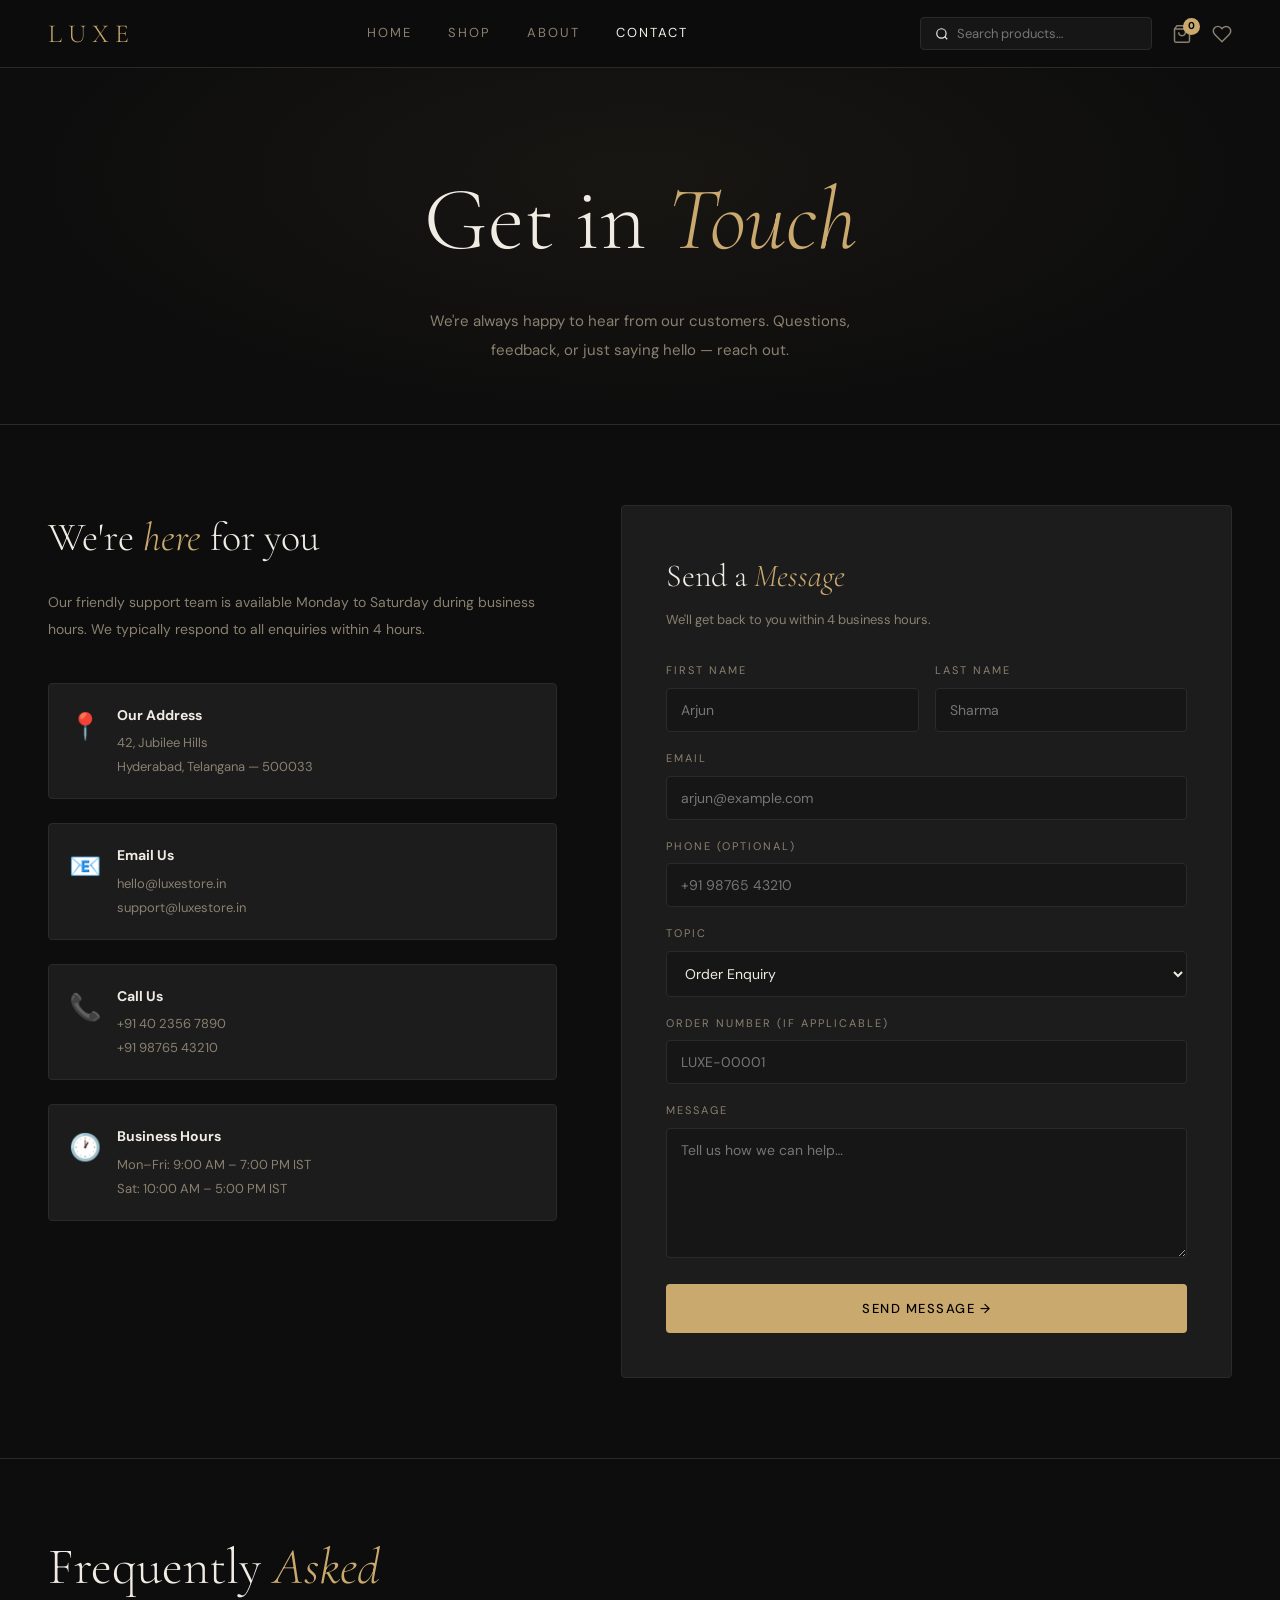
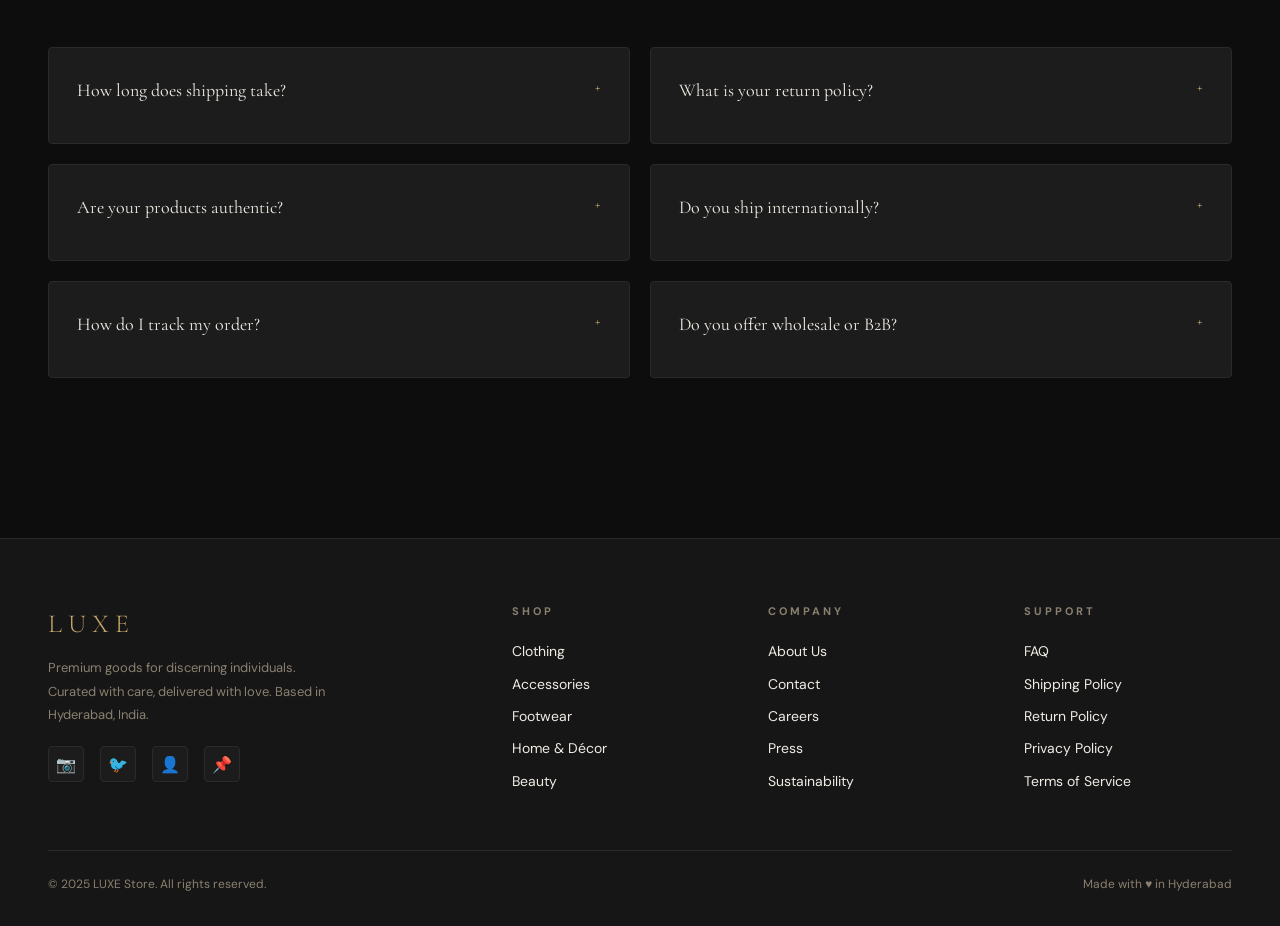
<file: contact.html>
<!DOCTYPE html>
<html lang="en">
<head>
  <!-- Google Tag Manager -->
<script>(function(w,d,s,l,i){w[l]=w[l]||[];w[l].push({'gtm.start':
new Date().getTime(),event:'gtm.js'});var f=d.getElementsByTagName(s)[0],
j=d.createElement(s),dl=l!='dataLayer'?'&l='+l:'';j.async=true;j.src=
'https://www.googletagmanager.com/gtm.js?id='+i+dl;f.parentNode.insertBefore(j,f);
})(window,document,'script','dataLayer','GTM-54VDJV84');</script>
<!-- End Google Tag Manager -->
  <!-- Google tag (gtag.js) -->
<script async src="https://www.googletagmanager.com/gtag/js?id=G-DDGRXFZ569"></script>
<script>
  window.dataLayer = window.dataLayer || [];
  function gtag(){dataLayer.push(arguments);}
  gtag('js', new Date());

  gtag('config', 'G-DDGRXFZ569');
</script>
  <meta charset="UTF-8"/>
  <meta name="viewport" content="width=device-width, initial-scale=1.0"/>
  <title>Contact — LUXE</title>
  <link rel="stylesheet" href="shared.css"/>
  <style>
    .contact-hero { padding:80px 48px 60px; border-bottom:1px solid var(--border); text-align:center; background:radial-gradient(ellipse at 50% 30%, rgba(201,169,110,0.06) 0%, transparent 70%); }
    .page-title { font-family:var(--font-display); font-size:clamp(48px,7vw,90px); font-weight:300; margin-bottom:16px; }
    .page-title em { font-style:italic; color:var(--accent); }
    .page-sub { color:var(--muted); max-width:460px; margin:0 auto; line-height:1.9; }

    .contact-layout { display:grid; grid-template-columns:1fr 1.2fr; gap:64px; padding:80px 48px; }

    .contact-info h2 { font-family:var(--font-display); font-size:40px; font-weight:300; margin-bottom:20px; }
    .contact-info h2 em { font-style:italic; color:var(--accent); }
    .contact-info > p { color:var(--muted); line-height:1.9; margin-bottom:40px; font-size:14px; }
    .contact-items { display:flex; flex-direction:column; gap:24px; }
    .contact-item { display:flex; gap:16px; padding:20px; background:var(--card); border:1px solid var(--border); border-radius:var(--radius); transition:var(--transition); }
    .contact-item:hover { border-color:var(--accent); }
    .contact-icon { font-size:26px; margin-top:2px; flex-shrink:0; }
    .contact-item-body strong { display:block; font-size:14px; margin-bottom:4px; }
    .contact-item-body span { color:var(--muted); font-size:13px; line-height:1.7; }

    .contact-form-card { background:var(--card); border:1px solid var(--border); border-radius:var(--radius); padding:44px; }
    .form-title { font-family:var(--font-display); font-size:32px; font-weight:300; margin-bottom:8px; }
    .form-title em { font-style:italic; color:var(--accent); }
    .form-sub { color:var(--muted); font-size:13px; margin-bottom:32px; }
    .form-field { display:flex; flex-direction:column; gap:8px; margin-bottom:18px; }
    .form-field label { font-size:11px; letter-spacing:2px; text-transform:uppercase; color:var(--muted); }
    .form-field input, .form-field select, .form-field textarea {
      background:var(--surface); border:1px solid var(--border);
      border-radius:var(--radius); padding:12px 14px;
      color:var(--text); font-family:var(--font-body); font-size:14px;
      outline:none; transition:var(--transition); width:100%;
    }
    .form-field input:focus, .form-field select:focus, .form-field textarea:focus { border-color:var(--accent); }
    .form-field textarea { resize:vertical; min-height:130px; }
    .form-field select option { background:var(--surface); }
    .form-grid-2 { display:grid; grid-template-columns:1fr 1fr; gap:16px; }

    .faq-section { padding:80px 48px; border-top:1px solid var(--border); }
    .faq-grid { display:grid; grid-template-columns:repeat(2,1fr); gap:20px; }
    .faq-item { background:var(--card); border:1px solid var(--border); border-radius:var(--radius); padding:28px; cursor:pointer; transition:var(--transition); }
    .faq-item:hover { border-color:var(--accent); }
    .faq-q { font-family:var(--font-display); font-size:18px; font-weight:400; margin-bottom:10px; display:flex; justify-content:space-between; align-items:start; gap:12px; }
    .faq-arrow { color:var(--accent); font-size:14px; flex-shrink:0; transition:var(--transition); }
    .faq-a { color:var(--muted); font-size:13px; line-height:1.8; display:none; }
    .faq-item.open .faq-a { display:block; }
    .faq-item.open .faq-arrow { transform:rotate(45deg); }

    @media(max-width:900px) {
      .contact-hero { padding:60px 24px; }
      .contact-layout { grid-template-columns:1fr; padding:48px 24px; gap:40px; }
      .faq-section { padding:48px 24px; }
      .faq-grid { grid-template-columns:1fr; }
      .form-grid-2 { grid-template-columns:1fr; }
    }
  </style>
</head>
<body>
  <!-- Google Tag Manager (noscript) -->
<noscript><iframe src="https://www.googletagmanager.com/ns.html?id=GTM-54VDJV84"
height="0" width="0" style="display:none;visibility:hidden"></iframe></noscript>
<!-- End Google Tag Manager (noscript) -->

<div id="nav-root"></div>

<!-- HERO -->
<div class="contact-hero">
  <h1 class="page-title">Get in <em>Touch</em></h1>
  <p class="page-sub">We're always happy to hear from our customers. Questions, feedback, or just saying hello — reach out.</p>
</div>

<!-- CONTACT LAYOUT -->
<div class="contact-layout">
  <div class="contact-info">
    <h2>We're <em>here</em> for you</h2>
    <p>Our friendly support team is available Monday to Saturday during business hours. We typically respond to all enquiries within 4 hours.</p>
    <div class="contact-items">
      <div class="contact-item">
        <div class="contact-icon">📍</div>
        <div class="contact-item-body">
          <strong>Our Address</strong>
          <span>42, Jubilee Hills<br/>Hyderabad, Telangana — 500033</span>
        </div>
      </div>
      <div class="contact-item">
        <div class="contact-icon">📧</div>
        <div class="contact-item-body">
          <strong>Email Us</strong>
          <span>hello@luxestore.in<br/>support@luxestore.in</span>
        </div>
      </div>
      <div class="contact-item">
        <div class="contact-icon">📞</div>
        <div class="contact-item-body">
          <strong>Call Us</strong>
          <span>+91 40 2356 7890<br/>+91 98765 43210</span>
        </div>
      </div>
      <div class="contact-item">
        <div class="contact-icon">🕐</div>
        <div class="contact-item-body">
          <strong>Business Hours</strong>
          <span>Mon–Fri: 9:00 AM – 7:00 PM IST<br/>Sat: 10:00 AM – 5:00 PM IST</span>
        </div>
      </div>
    </div>
  </div>

  <div class="contact-form-card">
    <div class="form-title">Send a <em>Message</em></div>
    <div class="form-sub">We'll get back to you within 4 business hours.</div>

    <div class="form-grid-2">
      <div class="form-field"><label>First Name</label><input type="text" placeholder="Arjun" id="cfName"/></div>
      <div class="form-field"><label>Last Name</label><input type="text" placeholder="Sharma" id="cfLname"/></div>
    </div>
    <div class="form-field"><label>Email</label><input type="email" placeholder="arjun@example.com" id="cfEmail"/></div>
    <div class="form-field"><label>Phone (optional)</label><input type="tel" placeholder="+91 98765 43210"/></div>
    <div class="form-field">
      <label>Topic</label>
      <select id="cfTopic">
        <option>Order Enquiry</option>
        <option>Return / Exchange</option>
        <option>Product Question</option>
        <option>Shipping Issue</option>
        <option>Wholesale / B2B</option>
        <option>Other</option>
      </select>
    </div>
    <div class="form-field">
      <label>Order Number (if applicable)</label>
      <input type="text" placeholder="LUXE-00001"/>
    </div>
    <div class="form-field">
      <label>Message</label>
      <textarea id="cfMessage" placeholder="Tell us how we can help…"></textarea>
    </div>
    <button class="btn btn-primary" style="width:100%;justify-content:center;margin-top:8px;padding:16px" onclick="submitForm()">
      Send Message →
    </button>
  </div>
</div>

<!-- FAQ -->
<div class="faq-section">
  <div class="section-header"><h2 class="section-title">Frequently <span>Asked</span></h2></div>
  <div class="faq-grid">
    <div class="faq-item" onclick="toggleFaq(this)">
      <div class="faq-q">How long does shipping take? <span class="faq-arrow">+</span></div>
      <div class="faq-a">Standard shipping takes 5–7 business days. Express (2–3 days) is available for ₹199. Same-day delivery is available in Hyderabad for ₹399.</div>
    </div>
    <div class="faq-item" onclick="toggleFaq(this)">
      <div class="faq-q">What is your return policy? <span class="faq-arrow">+</span></div>
      <div class="faq-a">We offer free 30-day returns on all unused items in original packaging. Simply contact our support team and we'll arrange pickup from your door.</div>
    </div>
    <div class="faq-item" onclick="toggleFaq(this)">
      <div class="faq-q">Are your products authentic? <span class="faq-arrow">+</span></div>
      <div class="faq-a">Every product is sourced directly from verified artisans and brands. We provide a certificate of authenticity with select items.</div>
    </div>
    <div class="faq-item" onclick="toggleFaq(this)">
      <div class="faq-q">Do you ship internationally? <span class="faq-arrow">+</span></div>
      <div class="faq-a">Yes! We ship to 18+ countries. International shipping rates and timelines vary by destination and are calculated at checkout.</div>
    </div>
    <div class="faq-item" onclick="toggleFaq(this)">
      <div class="faq-q">How do I track my order? <span class="faq-arrow">+</span></div>
      <div class="faq-a">Once your order is dispatched, you'll receive a tracking link via email and SMS. You can also track via your order confirmation number.</div>
    </div>
    <div class="faq-item" onclick="toggleFaq(this)">
      <div class="faq-q">Do you offer wholesale or B2B? <span class="faq-arrow">+</span></div>
      <div class="faq-a">Yes, we have a dedicated B2B program for retailers and interior designers. Contact us at wholesale@luxestore.in for catalogue and pricing.</div>
    </div>
  </div>
</div>

<div id="footer-root"></div>
<div class="toast" id="toast"><span id="toastMsg">Done!</span></div>

<script src="shared.js"></script>
<script>
  document.getElementById('nav-root').innerHTML = renderNav('contact');
  document.getElementById('footer-root').innerHTML = renderFooter();

  function toggleFaq(el) {
    el.classList.toggle('open');
  }

  function submitForm() {
    const name = document.getElementById('cfName').value.trim();
    const email = document.getElementById('cfEmail').value.trim();
    const msg = document.getElementById('cfMessage').value.trim();
    if (!name || !email || !msg) { showToast('Please fill in all required fields'); return; }
    showToast(`✉️ Message sent! We'll reply to ${email} soon.`);
    document.getElementById('cfName').value = '';
    document.getElementById('cfEmail').value = '';
    document.getElementById('cfMessage').value = '';
  }
</script>
</body>
</html>
</file>
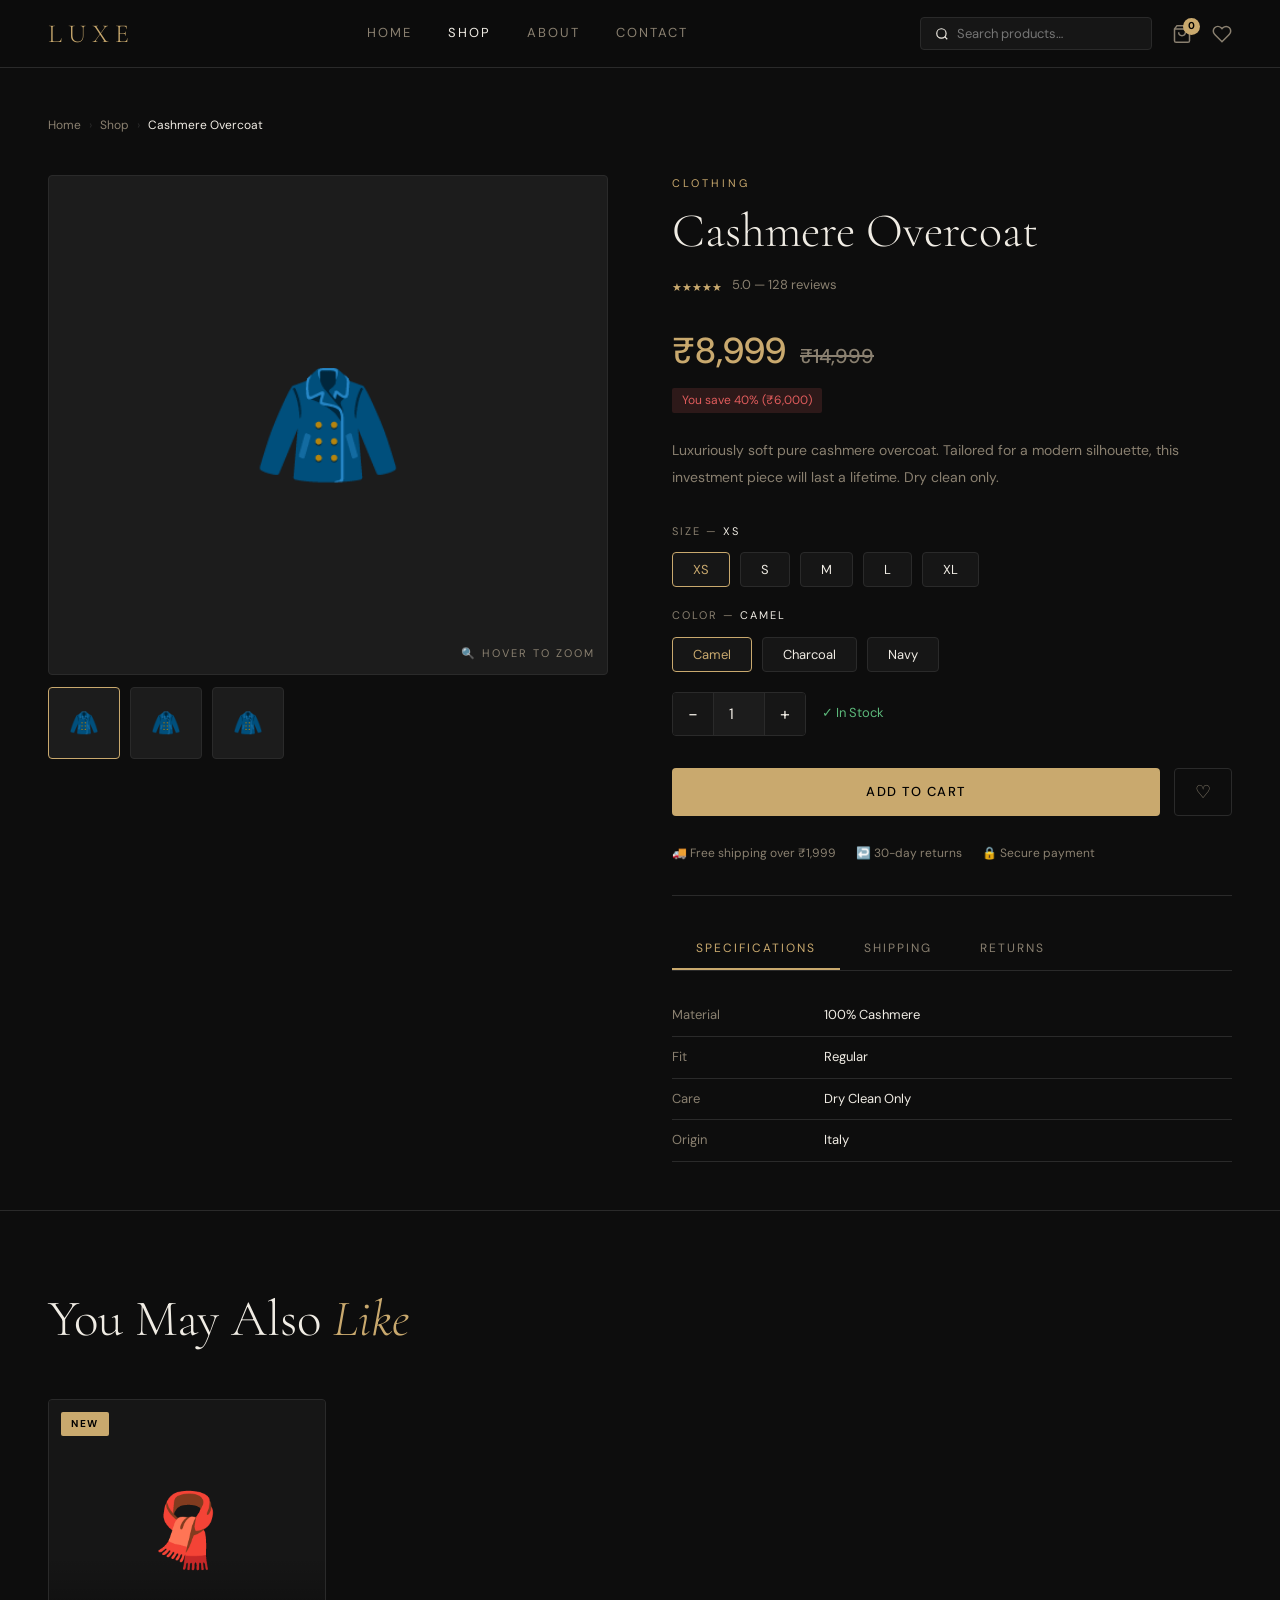
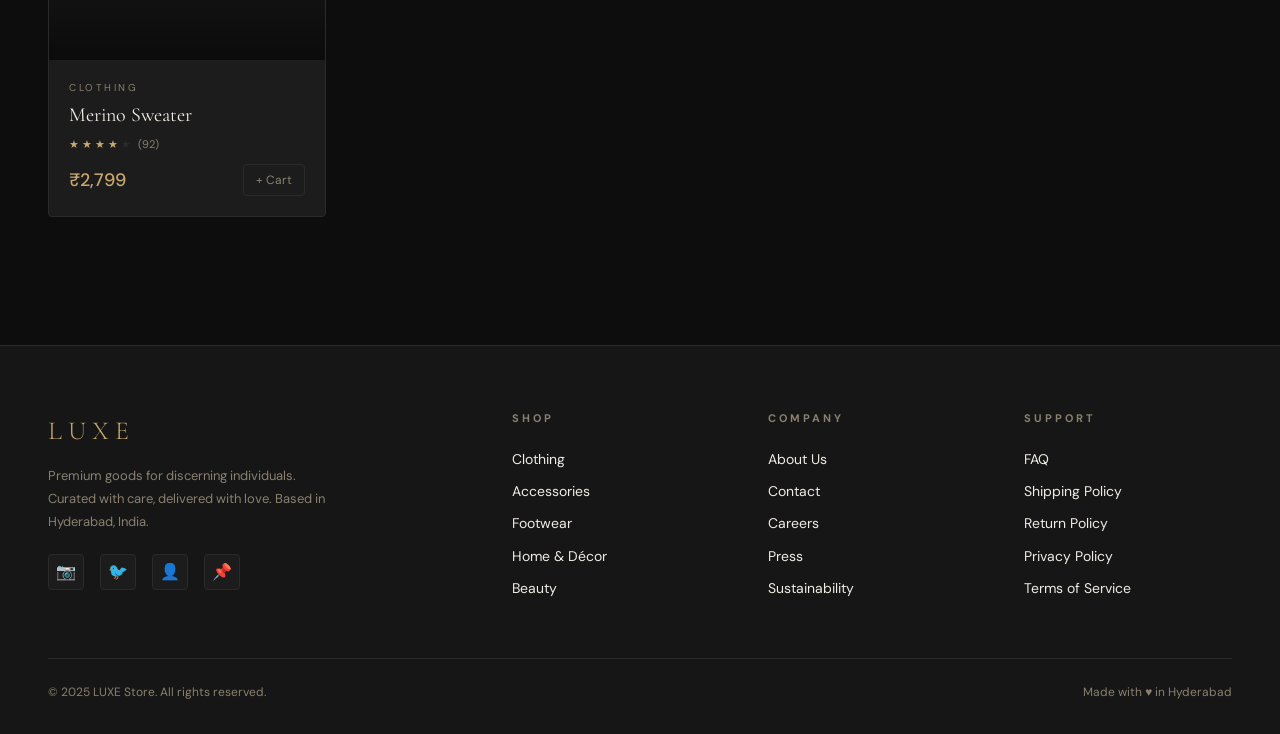
<file: product.html>
<!DOCTYPE html>
<html lang="en">
<head>
  <!-- Google Tag Manager -->
<script>(function(w,d,s,l,i){w[l]=w[l]||[];w[l].push({'gtm.start':
new Date().getTime(),event:'gtm.js'});var f=d.getElementsByTagName(s)[0],
j=d.createElement(s),dl=l!='dataLayer'?'&l='+l:'';j.async=true;j.src=
'https://www.googletagmanager.com/gtm.js?id='+i+dl;f.parentNode.insertBefore(j,f);
})(window,document,'script','dataLayer','GTM-54VDJV84');</script>
<!-- End Google Tag Manager -->
  <!-- Google tag (gtag.js) -->
<script async src="https://www.googletagmanager.com/gtag/js?id=G-DDGRXFZ569"></script>
<script>
  window.dataLayer = window.dataLayer || [];
  function gtag(){dataLayer.push(arguments);}
  gtag('js', new Date());

  gtag('config', 'G-DDGRXFZ569');
</script>
  <meta charset="UTF-8"/>
  <meta name="viewport" content="width=device-width, initial-scale=1.0"/>
  <title>Product — LUXE</title>
  <link rel="stylesheet" href="shared.css"/>
  <style>
    .product-detail { padding: 48px; }
    .detail-grid { display:grid; grid-template-columns:1fr 1fr; gap:64px; align-items:start; }

    .gallery { display:flex; flex-direction:column; gap:12px; }
    .detail-img-main {
      height:500px; background:var(--card); border:1px solid var(--border);
      border-radius:var(--radius); display:flex; align-items:center;
      justify-content:center; font-size:120px; transition:var(--transition);
      overflow:hidden; position:relative;
    }
    .detail-img-main .zoom-hint { position:absolute; bottom:12px; right:12px; font-size:11px; letter-spacing:2px; color:var(--muted); text-transform:uppercase; }
    .detail-thumbnails { display:flex; gap:10px; }
    .detail-thumb {
      width:72px; height:72px; background:var(--card); border:1px solid var(--border);
      border-radius:var(--radius); display:flex; align-items:center;
      justify-content:center; font-size:24px; cursor:pointer; transition:var(--transition);
    }
    .detail-thumb:hover, .detail-thumb.active { border-color:var(--accent); }

    .detail-info .detail-category { font-size:11px; letter-spacing:3px; color:var(--accent); text-transform:uppercase; margin-bottom:12px; }
    .detail-title { font-family:var(--font-display); font-size:48px; font-weight:300; line-height:1.1; margin-bottom:16px; }
    .detail-rating { display:flex; align-items:center; gap:10px; margin-bottom:24px; }
    .detail-rating-text { font-size:13px; color:var(--muted); }
    .detail-price { font-size:36px; font-weight:500; color:var(--accent); margin-bottom:8px; display:flex; align-items:baseline; gap:14px; }
    .detail-price .old { font-size:20px; color:var(--muted); text-decoration:line-through; }
    .savings-tag { display:inline-block; background:rgba(224,92,92,0.15); color:var(--danger); font-size:12px; padding:3px 10px; border-radius:2px; margin-bottom:24px; }
    .detail-desc { color:var(--muted); line-height:1.9; margin-bottom:32px; font-size:14px; }

    .options-label { font-size:11px; letter-spacing:2px; text-transform:uppercase; color:var(--muted); margin-bottom:12px; }
    .options-row { display:flex; gap:10px; flex-wrap:wrap; margin-bottom:20px; }
    .option-chip { padding:8px 20px; border:1px solid var(--border); border-radius:var(--radius); font-size:13px; cursor:pointer; transition:var(--transition); background:var(--surface); color:var(--text); font-family:var(--font-body); }
    .option-chip:hover, .option-chip.active { border-color:var(--accent); color:var(--accent); }

    .qty-row { display:flex; align-items:center; gap:16px; margin-bottom:32px; }
    .qty-ctrl { display:flex; align-items:center; border:1px solid var(--border); border-radius:var(--radius); overflow:hidden; }
    .qty-btn { background:var(--surface); border:none; color:var(--text); width:40px; height:42px; font-size:18px; cursor:pointer; transition:var(--transition); font-family:var(--font-body); }
    .qty-btn:hover { background:var(--accent); color:#000; }
    .qty-val { width:52px; height:42px; background:var(--card); border:none; border-left:1px solid var(--border); border-right:1px solid var(--border); color:var(--text); font-family:var(--font-body); font-size:15px; text-align:center; outline:none; }
    .stock-status { font-size:13px; color:var(--success); display:flex; align-items:center; gap:6px; }

    .detail-actions { display:flex; gap:14px; flex-wrap:wrap; margin-bottom:28px; }
    .wishlist-btn { background:none; border:1px solid var(--border); padding:12px 20px; border-radius:var(--radius); cursor:pointer; font-size:18px; transition:var(--transition); color:var(--muted); }
    .wishlist-btn:hover { border-color:var(--danger); color:var(--danger); }
    .wishlist-btn.wishlisted { border-color:var(--danger); color:var(--danger); background:rgba(224,92,92,0.08); }

    .trust-row { display:flex; gap:20px; flex-wrap:wrap; margin-bottom:32px; }
    .trust-item { display:flex; align-items:center; gap:8px; font-size:12px; color:var(--muted); }

    .detail-meta { margin-top:32px; border-top:1px solid var(--border); padding-top:32px; }
    .meta-tabs { display:flex; gap:0; border-bottom:1px solid var(--border); margin-bottom:24px; }
    .meta-tab { padding:12px 24px; font-size:12px; letter-spacing:2px; text-transform:uppercase; cursor:pointer; color:var(--muted); border-bottom:2px solid transparent; transition:var(--transition); background:none; border-top:none; border-left:none; border-right:none; font-family:var(--font-body); }
    .meta-tab.active { color:var(--accent); border-bottom-color:var(--accent); }
    .tab-content { display:none; }
    .tab-content.active { display:block; }
    .detail-meta-row { display:flex; gap:12px; font-size:13px; padding:10px 0; border-bottom:1px solid var(--border); }
    .detail-meta-label { color:var(--muted); min-width:140px; }

    .related-section { padding:80px 48px 48px; border-top:1px solid var(--border); }

    @media(max-width:900px) {
      .detail-grid { grid-template-columns:1fr; }
      .product-detail { padding:24px; }
      .detail-img-main { height:300px; font-size:80px; }
      .detail-title { font-size:36px; }
      .related-section { padding:48px 24px; }
    }
  </style>
</head>
<body>
  <!-- Google Tag Manager (noscript) -->
<noscript><iframe src="https://www.googletagmanager.com/ns.html?id=GTM-54VDJV84"
height="0" width="0" style="display:none;visibility:hidden"></iframe></noscript>
<!-- End Google Tag Manager (noscript) -->

<div id="nav-root"></div>

<div class="product-detail">
  <div class="breadcrumb">
    <a href="index.html">Home</a>
    <span class="sep">›</span>
    <a href="shop.html">Shop</a>
    <span class="sep">›</span>
    <span id="breadName">Product</span>
  </div>

  <div class="detail-grid" id="detailGrid">
    <!-- Filled by JS -->
  </div>
</div>

<!-- Related Products -->
<div class="related-section">
  <div class="section-header">
    <h2 class="section-title">You May Also <span>Like</span></h2>
  </div>
  <div class="products-grid" id="relatedGrid"></div>
</div>

<div id="footer-root"></div>
<div class="toast" id="toast"><span id="toastMsg">Done!</span></div>

<script src="shared.js"></script>
<script>
  document.getElementById('nav-root').innerHTML = renderNav('shop');
  document.getElementById('footer-root').innerHTML = renderFooter();

  const params = new URLSearchParams(window.location.search);
  const id = parseInt(params.get('id'));
  const product = PRODUCTS.find(p => p.id === id) || PRODUCTS[0];
  let selectedSize = product.sizes?.[0] || null;
  let selectedColor = product.colors?.[0] || null;
  let wishlisted = getWishlist().includes(product.id);

  document.title = `${product.name} — LUXE`;
  document.getElementById('breadName').textContent = product.name;

  function renderDetail() {
    const savings = product.oldPrice ? Math.round((1 - product.price/product.oldPrice)*100) : 0;
    document.getElementById('detailGrid').innerHTML = `
      <div class="gallery">
        <div class="detail-img-main">
          <span>${product.emoji}</span>
          <span class="zoom-hint">🔍 Hover to zoom</span>
        </div>
        <div class="detail-thumbnails">
          ${[product.emoji,product.emoji,product.emoji].map((e,i) => `
            <div class="detail-thumb ${i===0?'active':''}" onclick="selectThumb(this)">${e}</div>`).join('')}
        </div>
      </div>

      <div class="detail-info">
        <div class="detail-category">${product.category}</div>
        <h1 class="detail-title">${product.name}</h1>
        <div class="detail-rating">
          <div>${renderStars(product.rating)}</div>
          <span class="detail-rating-text">${product.rating}.0 — ${product.reviews} reviews</span>
        </div>
        <div class="detail-price">
          ₹${product.price.toLocaleString('en-IN')}
          ${product.oldPrice ? `<span class="old">₹${product.oldPrice.toLocaleString('en-IN')}</span>` : ''}
        </div>
        ${savings ? `<div class="savings-tag">You save ${savings}% (₹${(product.oldPrice-product.price).toLocaleString('en-IN')})</div>` : ''}
        <p class="detail-desc">${product.desc}</p>

        ${product.sizes ? `
          <div class="options-label">Size — <span style="color:var(--text)">${selectedSize}</span></div>
          <div class="options-row" id="sizeOptions">
            ${product.sizes.map(s => `<button class="option-chip ${s===selectedSize?'active':''}" onclick="selectSize('${s}',this)">${s}</button>`).join('')}
          </div>` : ''}

        ${product.colors ? `
          <div class="options-label">Color — <span style="color:var(--text)">${selectedColor}</span></div>
          <div class="options-row" id="colorOptions">
            ${product.colors.map(c => `<button class="option-chip ${c===selectedColor?'active':''}" onclick="selectColor('${c}',this)">${c}</button>`).join('')}
          </div>` : ''}

        <div class="qty-row">
          <div class="qty-ctrl">
            <button class="qty-btn" onclick="changeQty(-1)">−</button>
            <input type="number" class="qty-val" id="qtyInput" value="1" min="1" max="10" readonly/>
            <button class="qty-btn" onclick="changeQty(1)">+</button>
          </div>
          <span class="stock-status">✓ In Stock</span>
        </div>

        <div class="detail-actions">
          <button class="btn btn-primary" style="flex:1;justify-content:center" onclick="handleAddToCart()">Add to Cart</button>
          <button class="wishlist-btn ${wishlisted?'wishlisted':''}" id="wishBtn" onclick="handleWishlist()">♡</button>
        </div>

        <div class="trust-row">
          <div class="trust-item">🚚 Free shipping over ₹1,999</div>
          <div class="trust-item">↩️ 30-day returns</div>
          <div class="trust-item">🔒 Secure payment</div>
        </div>

        <div class="detail-meta">
          <div class="meta-tabs">
            <button class="meta-tab active" onclick="showTab('specs',this)">Specifications</button>
            <button class="meta-tab" onclick="showTab('shipping',this)">Shipping</button>
            <button class="meta-tab" onclick="showTab('returns',this)">Returns</button>
          </div>
          <div class="tab-content active" id="tab-specs">
            ${Object.entries(product.meta).map(([k,v]) => `
              <div class="detail-meta-row">
                <span class="detail-meta-label">${k}</span>
                <span>${v}</span>
              </div>`).join('')}
          </div>
          <div class="tab-content" id="tab-shipping">
            <div class="detail-meta-row"><span class="detail-meta-label">Standard</span><span>Free on orders over ₹1,999 — 5–7 business days</span></div>
            <div class="detail-meta-row"><span class="detail-meta-label">Express</span><span>₹199 — 2–3 business days</span></div>
            <div class="detail-meta-row"><span class="detail-meta-label">Same Day</span><span>₹399 — Available in Hyderabad</span></div>
          </div>
          <div class="tab-content" id="tab-returns">
            <div class="detail-meta-row"><span class="detail-meta-label">Policy</span><span>30-day returns from date of delivery</span></div>
            <div class="detail-meta-row"><span class="detail-meta-label">Condition</span><span>Unused, original packaging</span></div>
            <div class="detail-meta-row"><span class="detail-meta-label">Process</span><span>Initiate via Contact page or email</span></div>
            <div class="detail-meta-row"><span class="detail-meta-label">Refund</span><span>Processed within 5–7 business days</span></div>
          </div>
        </div>
      </div>`;
  }

  function selectThumb(el) {
    document.querySelectorAll('.detail-thumb').forEach(t => t.classList.remove('active'));
    el.classList.add('active');
  }
  function selectSize(s, el) {
    selectedSize = s;
    document.querySelectorAll('#sizeOptions .option-chip').forEach(c => c.classList.remove('active'));
    el.classList.add('active');
    document.querySelector('.options-label').innerHTML = `Size — <span style="color:var(--text)">${s}</span>`;
  }
  function selectColor(c, el) {
    selectedColor = c;
    document.querySelectorAll('#colorOptions .option-chip').forEach(x => x.classList.remove('active'));
    el.classList.add('active');
  }
  function changeQty(d) {
    const inp = document.getElementById('qtyInput');
    let v = parseInt(inp.value) + d;
    inp.value = Math.max(1, Math.min(10, v));
  }
  function handleAddToCart() {
    const qty = parseInt(document.getElementById('qtyInput').value);
    addToCart(product, qty, selectedSize, selectedColor);
  }
  function handleWishlist() {
    wishlisted = !wishlisted;
    toggleWishlist(product.id);
    const btn = document.getElementById('wishBtn');
    btn.classList.toggle('wishlisted', wishlisted);
    btn.textContent = wishlisted ? '♥' : '♡';
  }
  function showTab(id, el) {
    document.querySelectorAll('.tab-content').forEach(t => t.classList.remove('active'));
    document.querySelectorAll('.meta-tab').forEach(t => t.classList.remove('active'));
    document.getElementById('tab-'+id).classList.add('active');
    el.classList.add('active');
  }

  renderDetail();

  // Related products
  const related = PRODUCTS.filter(p => p.id !== product.id && p.category === product.category).slice(0,4);
  const fallback = PRODUCTS.filter(p => p.id !== product.id).slice(0,4);
  document.getElementById('relatedGrid').innerHTML = (related.length ? related : fallback).map(productCardHTML).join('');
</script>
</body>
</html>
</file>
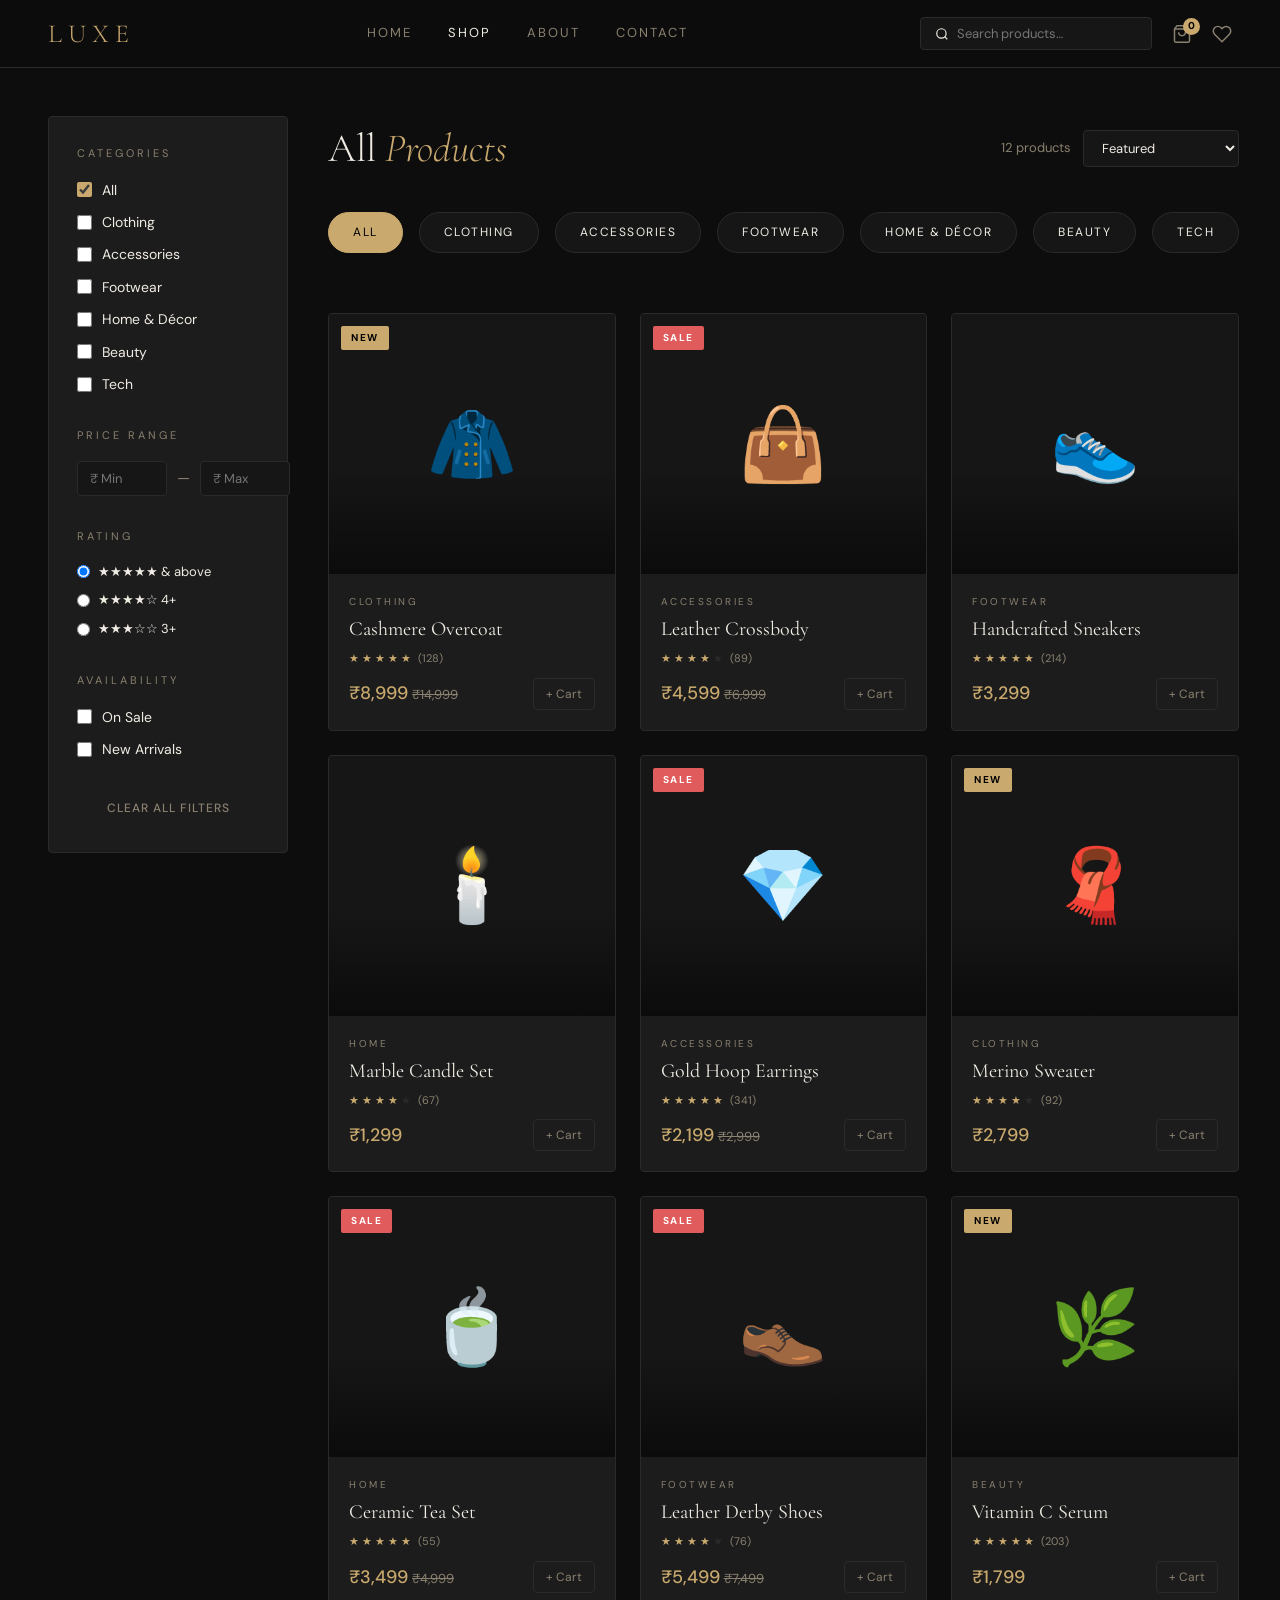
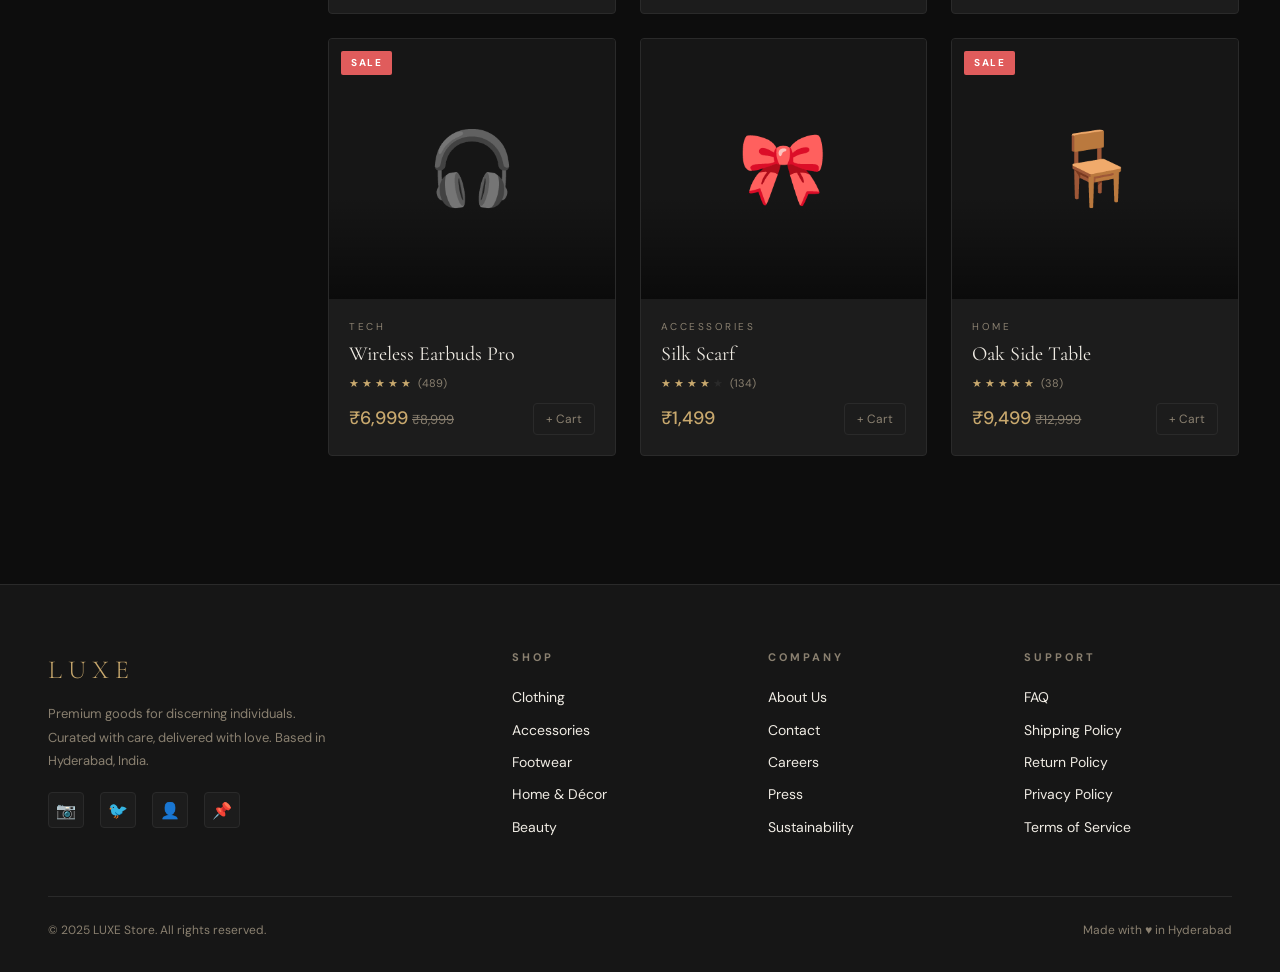
<file: shop.html>
<!DOCTYPE html>
<html lang="en">
<head>
  <!-- Google Tag Manager -->
<script>(function(w,d,s,l,i){w[l]=w[l]||[];w[l].push({'gtm.start':
new Date().getTime(),event:'gtm.js'});var f=d.getElementsByTagName(s)[0],
j=d.createElement(s),dl=l!='dataLayer'?'&l='+l:'';j.async=true;j.src=
'https://www.googletagmanager.com/gtm.js?id='+i+dl;f.parentNode.insertBefore(j,f);
})(window,document,'script','dataLayer','GTM-54VDJV84');</script>
<!-- End Google Tag Manager -->
  <!-- Google tag (gtag.js) -->
<script async src="https://www.googletagmanager.com/gtag/js?id=G-DDGRXFZ569"></script>
<script>
  window.dataLayer = window.dataLayer || [];
  function gtag(){dataLayer.push(arguments);}
  gtag('js', new Date());

  gtag('config', 'G-DDGRXFZ569');
</script>
  <meta charset="UTF-8"/>
  <meta name="viewport" content="width=device-width, initial-scale=1.0"/>
  <title>Shop — LUXE</title>
  <link rel="stylesheet" href="shared.css"/>
  <style>
    .shop-layout { display:grid; grid-template-columns:240px 1fr; gap:40px; padding:48px; align-items:start; }
    .sidebar { background:var(--card); border:1px solid var(--border); border-radius:var(--radius); padding:28px; position:sticky; top:88px; }
    .sidebar-section { margin-bottom:32px; }
    .sidebar-title { font-size:11px; letter-spacing:3px; text-transform:uppercase; color:var(--muted); margin-bottom:16px; }
    .filter-item { display:flex; align-items:center; gap:10px; margin-bottom:10px; cursor:pointer; font-size:14px; transition:var(--transition); }
    .filter-item:hover { color:var(--accent); }
    .filter-item input[type="checkbox"] { accent-color:var(--accent); width:15px; height:15px; cursor:pointer; }
    .price-inputs { display:flex; gap:10px; align-items:center; }
    .price-input { background:var(--surface); border:1px solid var(--border); border-radius:var(--radius); padding:8px 12px; color:var(--text); font-family:var(--font-body); font-size:13px; width:90px; outline:none; }
    .price-input:focus { border-color:var(--accent); }
    .rating-filter { display:flex; flex-direction:column; gap:8px; }
    .rating-row { display:flex; align-items:center; gap:8px; cursor:pointer; font-size:13px; transition:var(--transition); }
    .rating-row:hover { color:var(--accent); }

    .shop-main .top-bar { display:flex; align-items:center; justify-content:space-between; margin-bottom:32px; flex-wrap:wrap; gap:12px; }
    .shop-main .top-bar h1 { font-family:var(--font-display); font-size:40px; font-weight:300; }
    .shop-main .top-bar h1 span { font-style:italic; color:var(--accent); }
    .controls { display:flex; gap:12px; align-items:center; flex-wrap:wrap; }
    .sort-select { background:var(--surface); border:1px solid var(--border); border-radius:var(--radius); color:var(--text); padding:8px 14px; font-family:var(--font-body); font-size:13px; outline:none; cursor:pointer; }
    .sort-select:focus { border-color:var(--accent); }
    .result-count { font-size:13px; color:var(--muted); }

    .active-filters { display:flex; gap:8px; flex-wrap:wrap; margin-bottom:24px; }
    .filter-tag { display:flex; align-items:center; gap:6px; padding:5px 12px; background:rgba(201,169,110,0.1); border:1px solid rgba(201,169,110,0.3); border-radius:100px; font-size:12px; color:var(--accent); }
    .filter-tag button { background:none; border:none; cursor:pointer; color:var(--accent); font-size:14px; padding:0; line-height:1; }

    .no-results { text-align:center; padding:80px 0; }
    .no-results-icon { font-size:64px; margin-bottom:20px; opacity:0.3; }
    .no-results-title { font-family:var(--font-display); font-size:32px; margin-bottom:10px; }
    .no-results-sub { color:var(--muted); }

    @media(max-width:900px) { .shop-layout { grid-template-columns:1fr; } .sidebar { position:static; } }
  </style>
</head>
<body>
  <!-- Google Tag Manager (noscript) -->
<noscript><iframe src="https://www.googletagmanager.com/ns.html?id=GTM-54VDJV84"
height="0" width="0" style="display:none;visibility:hidden"></iframe></noscript>
<!-- End Google Tag Manager (noscript) -->

<div id="nav-root"></div>

<div class="shop-layout">
  <!-- SIDEBAR -->
  <aside class="sidebar">
    <div class="sidebar-section">
      <div class="sidebar-title">Categories</div>
      <div class="filter-item"><input type="checkbox" id="cat-all" checked onchange="applyFilters()"/> <label for="cat-all">All</label></div>
      <div class="filter-item"><input type="checkbox" id="cat-clothing" onchange="applyFilters()"/> <label for="cat-clothing">Clothing</label></div>
      <div class="filter-item"><input type="checkbox" id="cat-accessories" onchange="applyFilters()"/> <label for="cat-accessories">Accessories</label></div>
      <div class="filter-item"><input type="checkbox" id="cat-footwear" onchange="applyFilters()"/> <label for="cat-footwear">Footwear</label></div>
      <div class="filter-item"><input type="checkbox" id="cat-home" onchange="applyFilters()"/> <label for="cat-home">Home & Décor</label></div>
      <div class="filter-item"><input type="checkbox" id="cat-beauty" onchange="applyFilters()"/> <label for="cat-beauty">Beauty</label></div>
      <div class="filter-item"><input type="checkbox" id="cat-tech" onchange="applyFilters()"/> <label for="cat-tech">Tech</label></div>
    </div>
    <div class="sidebar-section">
      <div class="sidebar-title">Price Range</div>
      <div class="price-inputs">
        <input type="number" class="price-input" id="priceMin" placeholder="₹ Min" oninput="applyFilters()"/>
        <span style="color:var(--muted)">—</span>
        <input type="number" class="price-input" id="priceMax" placeholder="₹ Max" oninput="applyFilters()"/>
      </div>
    </div>
    <div class="sidebar-section">
      <div class="sidebar-title">Rating</div>
      <div class="rating-filter">
        <div class="rating-row"><input type="radio" name="rating" value="0" checked onchange="applyFilters()"/> ★★★★★ & above</div>
        <div class="rating-row"><input type="radio" name="rating" value="4" onchange="applyFilters()"/> ★★★★☆ 4+</div>
        <div class="rating-row"><input type="radio" name="rating" value="3" onchange="applyFilters()"/> ★★★☆☆ 3+</div>
      </div>
    </div>
    <div class="sidebar-section">
      <div class="sidebar-title">Availability</div>
      <div class="filter-item"><input type="checkbox" id="onSale" onchange="applyFilters()"/> <label for="onSale">On Sale</label></div>
      <div class="filter-item"><input type="checkbox" id="newArrival" onchange="applyFilters()"/> <label for="newArrival">New Arrivals</label></div>
    </div>
    <button class="btn btn-ghost btn-sm" style="width:100%;justify-content:center" onclick="resetFilters()">Clear All Filters</button>
  </aside>

  <!-- MAIN -->
  <div class="shop-main">
    <div class="top-bar">
      <h1>All <span>Products</span></h1>
      <div class="controls">
        <span class="result-count" id="resultCount">12 products</span>
        <select class="sort-select" id="sortSelect" onchange="applyFilters()">
          <option value="default">Featured</option>
          <option value="price-low">Price: Low to High</option>
          <option value="price-high">Price: High to Low</option>
          <option value="rating">Top Rated</option>
          <option value="name">Name A–Z</option>
        </select>
      </div>
    </div>

    <div class="categories-strip" style="margin-bottom:28px" id="catStrip">
      <div class="category-chip active" onclick="quickCat('all',this)">All</div>
      <div class="category-chip" onclick="quickCat('clothing',this)">Clothing</div>
      <div class="category-chip" onclick="quickCat('accessories',this)">Accessories</div>
      <div class="category-chip" onclick="quickCat('footwear',this)">Footwear</div>
      <div class="category-chip" onclick="quickCat('home',this)">Home & Décor</div>
      <div class="category-chip" onclick="quickCat('beauty',this)">Beauty</div>
      <div class="category-chip" onclick="quickCat('tech',this)">Tech</div>
    </div>

    <div class="active-filters" id="activeFilters"></div>
    <div class="products-grid" id="shopGrid"></div>
    <div id="noResults" style="display:none" class="no-results">
      <div class="no-results-icon">🔍</div>
      <div class="no-results-title">No products found</div>
      <div class="no-results-sub">Try adjusting your filters</div>
    </div>
  </div>
</div>

<div id="footer-root"></div>
<div class="toast" id="toast"><span id="toastMsg">Done!</span></div>

<script src="shared.js"></script>
<script>
  document.getElementById('nav-root').innerHTML = renderNav('shop');
  document.getElementById('footer-root').innerHTML = renderFooter();

  let quickFilter = 'all';

  function quickCat(cat, el) {
    quickFilter = cat;
    document.querySelectorAll('#catStrip .category-chip').forEach(c => c.classList.remove('active'));
    el.classList.add('active');
    applyFilters();
  }

  function applyFilters() {
    let products = [...PRODUCTS];

    // Quick category strip filter
    if (quickFilter !== 'all') products = products.filter(p => p.category === quickFilter);

    // Sidebar checkboxes
    const checkedCats = ['clothing','accessories','footwear','home','beauty','tech']
      .filter(c => document.getElementById('cat-'+c)?.checked);
    if (checkedCats.length > 0 && !document.getElementById('cat-all').checked) {
      products = products.filter(p => checkedCats.includes(p.category));
    }

    // Price
    const min = parseFloat(document.getElementById('priceMin').value) || 0;
    const max = parseFloat(document.getElementById('priceMax').value) || Infinity;
    products = products.filter(p => p.price >= min && p.price <= max);

    // Rating
    const minRating = parseInt(document.querySelector('input[name="rating"]:checked')?.value || 0);
    if (minRating > 0) products = products.filter(p => p.rating >= minRating);

    // Sale / New
    if (document.getElementById('onSale').checked) products = products.filter(p => p.badge === 'Sale');
    if (document.getElementById('newArrival').checked) products = products.filter(p => p.badge === 'New');

    // URL param search query
    const params = new URLSearchParams(window.location.search);
    const q = params.get('q');
    if (q) products = products.filter(p => p.name.toLowerCase().includes(q.toLowerCase()) || p.category.includes(q.toLowerCase()));

    // Sort
    const sort = document.getElementById('sortSelect').value;
    if (sort === 'price-low') products.sort((a,b) => a.price - b.price);
    if (sort === 'price-high') products.sort((a,b) => b.price - a.price);
    if (sort === 'rating') products.sort((a,b) => b.rating - a.rating);
    if (sort === 'name') products.sort((a,b) => a.name.localeCompare(b.name));

    document.getElementById('resultCount').textContent = `${products.length} product${products.length!==1?'s':''}`;
    document.getElementById('shopGrid').innerHTML = products.map(productCardHTML).join('');
    document.getElementById('noResults').style.display = products.length === 0 ? 'block' : 'none';
  }

  function resetFilters() {
    ['clothing','accessories','footwear','home','beauty','tech'].forEach(c => {
      document.getElementById('cat-'+c).checked = false;
    });
    document.getElementById('cat-all').checked = true;
    document.getElementById('priceMin').value = '';
    document.getElementById('priceMax').value = '';
    document.querySelector('input[name="rating"][value="0"]').checked = true;
    document.getElementById('onSale').checked = false;
    document.getElementById('newArrival').checked = false;
    document.getElementById('sortSelect').value = 'default';
    quickFilter = 'all';
    document.querySelectorAll('#catStrip .category-chip').forEach((c,i) => c.classList.toggle('active', i===0));
    applyFilters();
  }

  // Handle URL params on load
  const params = new URLSearchParams(window.location.search);
  const urlCat = params.get('cat');
  if (urlCat) {
    quickFilter = urlCat;
    document.querySelectorAll('#catStrip .category-chip').forEach(c => {
      c.classList.toggle('active', c.textContent.toLowerCase().replace(/[^a-z]/g,'') === urlCat || (urlCat==='home' && c.textContent.includes('Home')));
    });
  }
  applyFilters();
</script>
</body>
</html>
</file>
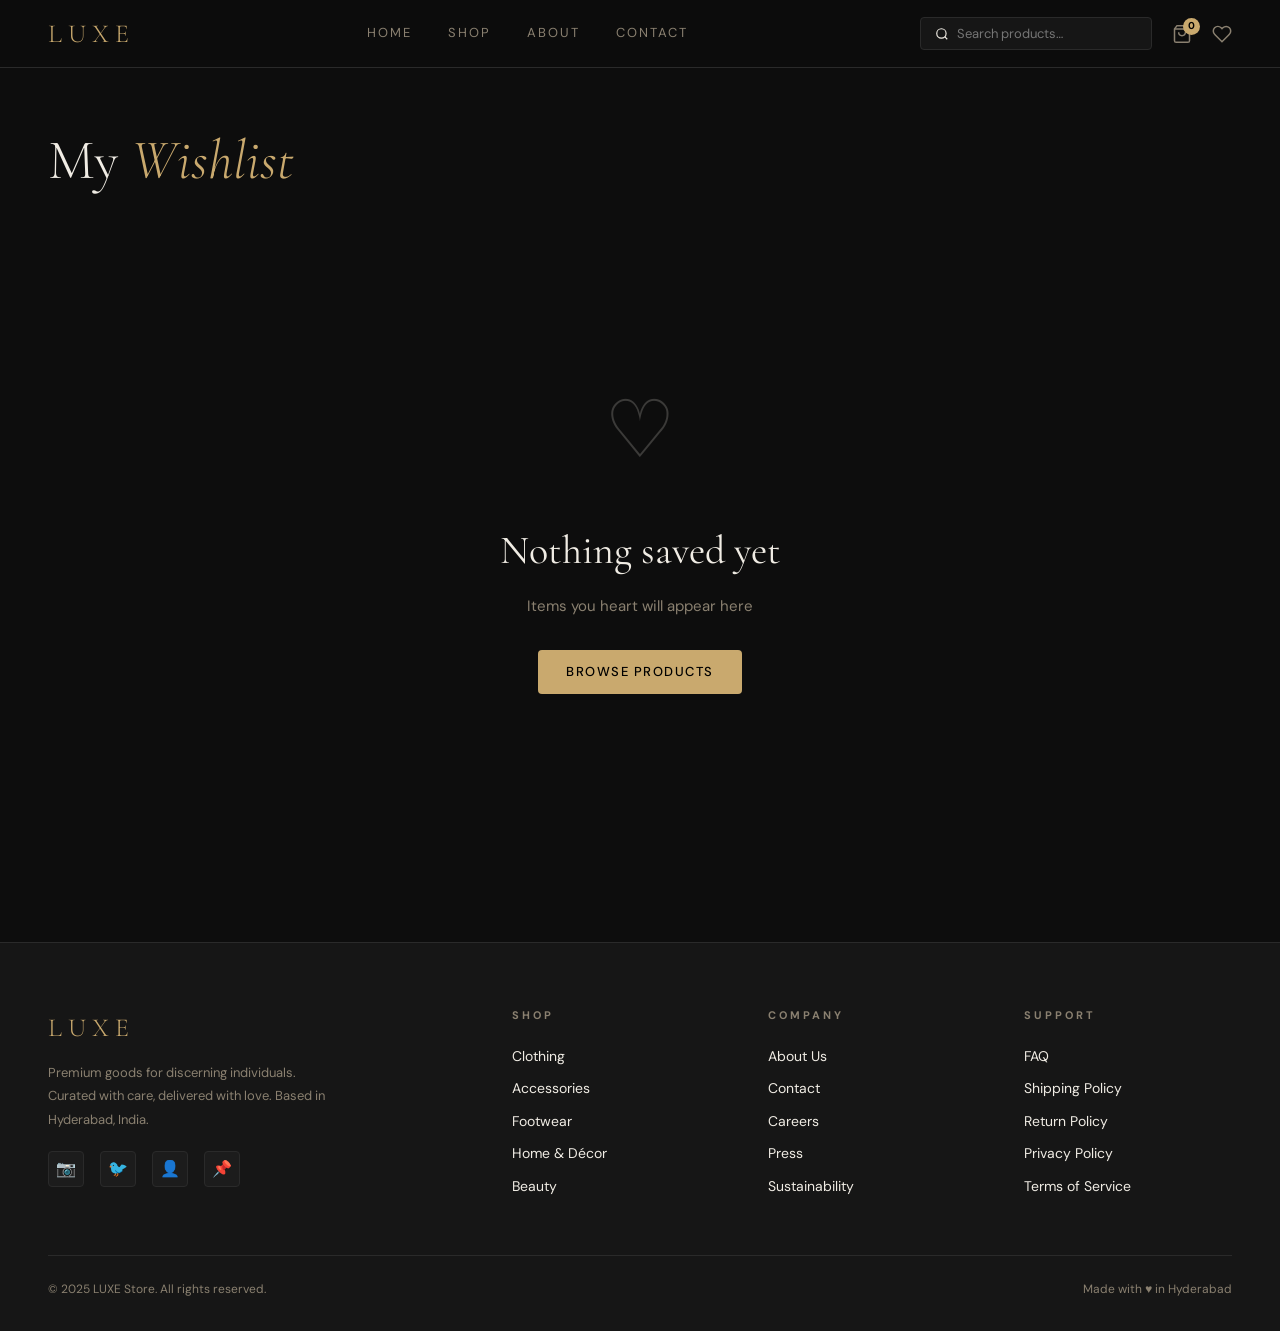
<file: wishlist.html>
<!DOCTYPE html>
<html lang="en">
<head>
  <!-- Google Tag Manager -->
<script>(function(w,d,s,l,i){w[l]=w[l]||[];w[l].push({'gtm.start':
new Date().getTime(),event:'gtm.js'});var f=d.getElementsByTagName(s)[0],
j=d.createElement(s),dl=l!='dataLayer'?'&l='+l:'';j.async=true;j.src=
'https://www.googletagmanager.com/gtm.js?id='+i+dl;f.parentNode.insertBefore(j,f);
})(window,document,'script','dataLayer','GTM-54VDJV84');</script>
<!-- End Google Tag Manager -->
  <!-- Google tag (gtag.js) -->
<script async src="https://www.googletagmanager.com/gtag/js?id=G-DDGRXFZ569"></script>
<script>
  window.dataLayer = window.dataLayer || [];
  function gtag(){dataLayer.push(arguments);}
  gtag('js', new Date());

  gtag('config', 'G-DDGRXFZ569');
</script>
  <meta charset="UTF-8"/>
  <meta name="viewport" content="width=device-width, initial-scale=1.0"/>
  <title>Wishlist — LUXE</title>
  <link rel="stylesheet" href="shared.css"/>
  <style>
    .wishlist-page { padding: 48px; }
    .page-title { font-family:var(--font-display); font-size:clamp(36px,5vw,56px); font-weight:300; margin-bottom:8px; }
    .page-title em { font-style:italic; color:var(--accent); }
    .page-sub { color:var(--muted); margin-bottom:40px; font-size:14px; }
    .empty-state { text-align:center; padding:120px 40px; }
    .empty-icon { font-size:80px; margin-bottom:24px; opacity:0.2; }
    .empty-title { font-family:var(--font-display); font-size:40px; margin-bottom:12px; }
    .empty-sub { color:var(--muted); margin-bottom:32px; }
    .wishlist-actions { display:flex; gap:12px; justify-content:flex-end; margin-bottom:24px; }
    @media(max-width:600px) { .wishlist-page { padding:24px; } }
  </style>
</head>
<body>
  <!-- Google Tag Manager (noscript) -->
<noscript><iframe src="https://www.googletagmanager.com/ns.html?id=GTM-54VDJV84"
height="0" width="0" style="display:none;visibility:hidden"></iframe></noscript>
<!-- End Google Tag Manager (noscript) -->

<div id="nav-root"></div>

<div class="wishlist-page">
  <h1 class="page-title">My <em>Wishlist</em></h1>
  <p class="page-sub" id="wishCount"></p>
  <div id="wishlistActions" style="display:none" class="wishlist-actions">
    <button class="btn btn-outline btn-sm" onclick="clearWishlist()">Clear All</button>
    <button class="btn btn-primary btn-sm" onclick="addAllToCart()">Add All to Cart</button>
  </div>
  <div class="products-grid" id="wishGrid"></div>
  <div id="emptyState" style="display:none" class="empty-state">
    <div class="empty-icon">♡</div>
    <div class="empty-title">Nothing saved yet</div>
    <div class="empty-sub">Items you heart will appear here</div>
    <a class="btn btn-primary" href="shop.html">Browse Products</a>
  </div>
</div>

<div id="footer-root"></div>
<div class="toast" id="toast"><span id="toastMsg">Done!</span></div>

<script src="shared.js"></script>
<script>
  document.getElementById('nav-root').innerHTML = renderNav('');
  document.getElementById('footer-root').innerHTML = renderFooter();

  function render() {
    const ids = getWishlist();
    const items = PRODUCTS.filter(p => ids.includes(p.id));
    const count = document.getElementById('wishCount');
    const grid = document.getElementById('wishGrid');
    const empty = document.getElementById('emptyState');
    const actions = document.getElementById('wishlistActions');

    if (items.length === 0) {
      count.textContent = '';
      grid.innerHTML = '';
      empty.style.display = 'block';
      actions.style.display = 'none';
    } else {
      count.textContent = `${items.length} saved item${items.length!==1?'s':''}`;
      grid.innerHTML = items.map(p => productCardHTML(p)).join('');
      empty.style.display = 'none';
      actions.style.display = 'flex';
    }
  }

  function clearWishlist() {
    localStorage.removeItem('luxe_wishlist');
    render();
    showToast('Wishlist cleared');
  }

  function addAllToCart() {
    const ids = getWishlist();
    const items = PRODUCTS.filter(p => ids.includes(p.id));
    items.forEach(p => addToCart(p, 1, null, null));
    showToast(`🛍️ ${items.length} items added to cart!`);
  }

  render();
</script>
</body>
</html>
</file>
<file: shared.css>
@import url('https://fonts.googleapis.com/css2?family=Cormorant+Garamond:ital,wght@0,300;0,400;0,600;1,300;1,400&family=DM+Sans:wght@300;400;500&display=swap');

*, *::before, *::after { box-sizing: border-box; margin: 0; padding: 0; }

:root {
  --bg: #0d0d0d;
  --surface: #161616;
  --card: #1c1c1c;
  --border: #2a2a2a;
  --accent: #c9a96e;
  --accent-light: #e8cfa0;
  --text: #f0ece4;
  --muted: #8a8070;
  --danger: #e05c5c;
  --success: #5cb87a;
  --font-display: 'Cormorant Garamond', serif;
  --font-body: 'DM Sans', sans-serif;
  --radius: 4px;
  --shadow: 0 8px 40px rgba(0,0,0,0.6);
  --transition: all 0.3s cubic-bezier(0.4,0,0.2,1);
}

html { scroll-behavior: smooth; }
body {
  background: var(--bg);
  color: var(--text);
  font-family: var(--font-body);
  font-size: 15px;
  line-height: 1.6;
  min-height: 100vh;
}

/* ── NAV ── */
nav {
  position: sticky; top: 0; z-index: 100;
  background: rgba(13,13,13,0.94);
  backdrop-filter: blur(16px);
  border-bottom: 1px solid var(--border);
  padding: 0 48px;
  display: flex; align-items: center; justify-content: space-between;
  height: 68px;
}
.nav-logo {
  font-family: var(--font-display);
  font-size: 26px; font-weight: 300;
  letter-spacing: 6px; color: var(--accent);
  cursor: pointer; text-transform: uppercase;
  text-decoration: none;
}
.nav-links { display: flex; gap: 36px; align-items: center; }
.nav-links a {
  color: var(--muted); font-size: 13px; letter-spacing: 2px;
  text-transform: uppercase; text-decoration: none;
  cursor: pointer; transition: var(--transition); font-weight: 400;
}
.nav-links a:hover, .nav-links a.active { color: var(--text); }
.nav-actions { display: flex; gap: 20px; align-items: center; }
.nav-icon-btn {
  background: none; border: none; cursor: pointer;
  color: var(--muted); transition: var(--transition);
  font-size: 18px; position: relative;
  display: flex; align-items: center; text-decoration: none;
}
.nav-icon-btn:hover { color: var(--accent); }
.cart-badge {
  position: absolute; top: -6px; right: -8px;
  background: var(--accent); color: #000;
  font-size: 10px; font-weight: 700;
  width: 17px; height: 17px; border-radius: 50%;
  display: flex; align-items: center; justify-content: center;
  font-family: var(--font-body);
}
.search-bar {
  display: flex; align-items: center; gap: 8px;
  background: var(--surface); border: 1px solid var(--border);
  border-radius: var(--radius); padding: 7px 14px;
  transition: var(--transition);
}
.search-bar:focus-within { border-color: var(--accent); }
.search-bar input {
  background: none; border: none; outline: none;
  color: var(--text); font-family: var(--font-body);
  font-size: 13px; width: 180px;
}

/* ── BUTTONS ── */
.btn {
  display: inline-flex; align-items: center; gap: 8px;
  padding: 12px 28px; border-radius: var(--radius);
  font-family: var(--font-body); font-size: 13px;
  font-weight: 500; letter-spacing: 1.5px;
  text-transform: uppercase; cursor: pointer;
  border: none; transition: var(--transition); text-decoration: none;
}
.btn-primary { background: var(--accent); color: #000; }
.btn-primary:hover { background: var(--accent-light); transform: translateY(-1px); }
.btn-outline { background: transparent; color: var(--text); border: 1px solid var(--border); }
.btn-outline:hover { border-color: var(--accent); color: var(--accent); }
.btn-ghost { background: transparent; color: var(--muted); padding: 8px 16px; letter-spacing: 1px; }
.btn-ghost:hover { color: var(--text); }
.btn-sm { padding: 8px 18px; font-size: 12px; }

/* ── SECTION ── */
.section-header {
  display: flex; align-items: flex-end;
  justify-content: space-between; margin-bottom: 52px;
}
.section-title {
  font-family: var(--font-display);
  font-size: clamp(32px, 4vw, 52px);
  font-weight: 300; line-height: 1.1;
}
.section-title span { color: var(--accent); font-style: italic; }

/* ── PRODUCT CARD ── */
.products-grid {
  display: grid;
  grid-template-columns: repeat(auto-fill, minmax(260px, 1fr));
  gap: 24px;
}
.product-card {
  background: var(--card); border: 1px solid var(--border);
  border-radius: var(--radius); overflow: hidden;
  cursor: pointer; transition: var(--transition); position: relative;
  text-decoration: none; color: var(--text);
}
.product-card:hover { border-color: var(--accent); transform: translateY(-4px); box-shadow: var(--shadow); }
.product-img {
  height: 260px; display: flex; align-items: center; justify-content: center;
  font-size: 72px; position: relative; overflow: hidden; background: var(--surface);
}
.product-img::after { content:''; position:absolute; inset:0; background: linear-gradient(to bottom, transparent 60%, rgba(0,0,0,0.5)); }
.product-badge {
  position: absolute; top: 12px; left: 12px;
  background: var(--accent); color: #000;
  font-size: 10px; font-weight: 700; letter-spacing: 1.5px;
  text-transform: uppercase; padding: 4px 10px; border-radius: 2px; z-index: 2;
}
.product-badge.sale { background: var(--danger); color: #fff; }
.product-info { padding: 20px; }
.product-category { font-size: 10px; letter-spacing: 2.5px; color: var(--muted); text-transform: uppercase; margin-bottom: 6px; }
.product-name { font-family: var(--font-display); font-size: 20px; font-weight: 400; margin-bottom: 8px; line-height: 1.3; }
.product-rating { display: flex; gap: 3px; margin-bottom: 10px; align-items: center; }
.star { color: var(--accent); font-size: 11px; }
.star.empty { color: var(--border); }
.product-price-row { display: flex; align-items: center; justify-content: space-between; gap: 8px; }
.product-price { font-size: 18px; font-weight: 500; color: var(--accent); }
.product-price-old { font-size: 13px; color: var(--muted); text-decoration: line-through; }
.add-to-cart-btn {
  background: none; border: 1px solid var(--border); color: var(--muted);
  padding: 7px 12px; border-radius: var(--radius); cursor: pointer;
  font-size: 12px; transition: var(--transition); font-family: var(--font-body);
}
.add-to-cart-btn:hover { background: var(--accent); border-color: var(--accent); color: #000; }

/* ── CATEGORIES ── */
.categories-strip { display: flex; gap: 16px; overflow-x: auto; padding-bottom: 8px; scrollbar-width: none; }
.categories-strip::-webkit-scrollbar { display: none; }
.category-chip {
  flex-shrink: 0; padding: 10px 24px;
  border: 1px solid var(--border); border-radius: 100px;
  font-size: 12px; letter-spacing: 1.5px;
  text-transform: uppercase; cursor: pointer;
  transition: var(--transition); white-space: nowrap;
  background: var(--surface); color: var(--text);
}
.category-chip:hover, .category-chip.active { background: var(--accent); border-color: var(--accent); color: #000; }

/* ── FOOTER ── */
footer {
  background: var(--surface); border-top: 1px solid var(--border);
  padding: 64px 48px 32px; margin-top: 80px;
}
.footer-grid { display: grid; grid-template-columns: 2fr 1fr 1fr 1fr; gap: 48px; margin-bottom: 48px; }
.footer-brand p { color: var(--muted); font-size: 13px; line-height: 1.8; max-width: 280px; margin-top: 12px; }
.footer-col h4 { font-size: 11px; letter-spacing: 3px; text-transform: uppercase; color: var(--muted); margin-bottom: 20px; }
.footer-col a { display: block; color: var(--text); text-decoration: none; font-size: 14px; margin-bottom: 10px; transition: var(--transition); }
.footer-col a:hover { color: var(--accent); }
.footer-bottom { padding-top: 24px; border-top: 1px solid var(--border); display: flex; justify-content: space-between; align-items: center; font-size: 12px; color: var(--muted); }
.social-links { display: flex; gap: 16px; margin-top: 20px; }
.social-link { width: 36px; height: 36px; background: var(--card); border: 1px solid var(--border); border-radius: var(--radius); display: flex; align-items: center; justify-content: center; font-size: 16px; cursor: pointer; transition: var(--transition); text-decoration: none; color: var(--muted); }
.social-link:hover { border-color: var(--accent); color: var(--accent); }

/* ── TOAST ── */
.toast {
  position: fixed; bottom: 32px; right: 32px; z-index: 9999;
  background: var(--card); border: 1px solid var(--accent);
  border-radius: var(--radius); padding: 16px 24px;
  display: flex; align-items: center; gap: 12px;
  font-size: 14px; box-shadow: var(--shadow);
  transform: translateY(80px); opacity: 0;
  transition: all 0.4s cubic-bezier(0.4,0,0.2,1);
  max-width: 360px;
}
.toast.show { transform: translateY(0); opacity: 1; }

/* ── BREADCRUMB ── */
.breadcrumb { display: flex; gap: 8px; align-items: center; font-size: 12px; color: var(--muted); margin-bottom: 40px; }
.breadcrumb span { color: var(--text); }
.breadcrumb .sep { color: var(--border); }
.breadcrumb a { cursor: pointer; color: var(--muted); text-decoration: none; }
.breadcrumb a:hover { color: var(--accent); }

/* ── RESPONSIVE ── */
@media (max-width: 900px) {
  nav { padding: 0 20px; }
  .nav-links { display: none; }
  .search-bar input { width: 120px; }
  footer { padding: 48px 24px 24px; }
  .footer-grid { grid-template-columns: 1fr 1fr; gap: 32px; }
}
@media (max-width: 600px) {
  .footer-grid { grid-template-columns: 1fr; }
}
</file>
